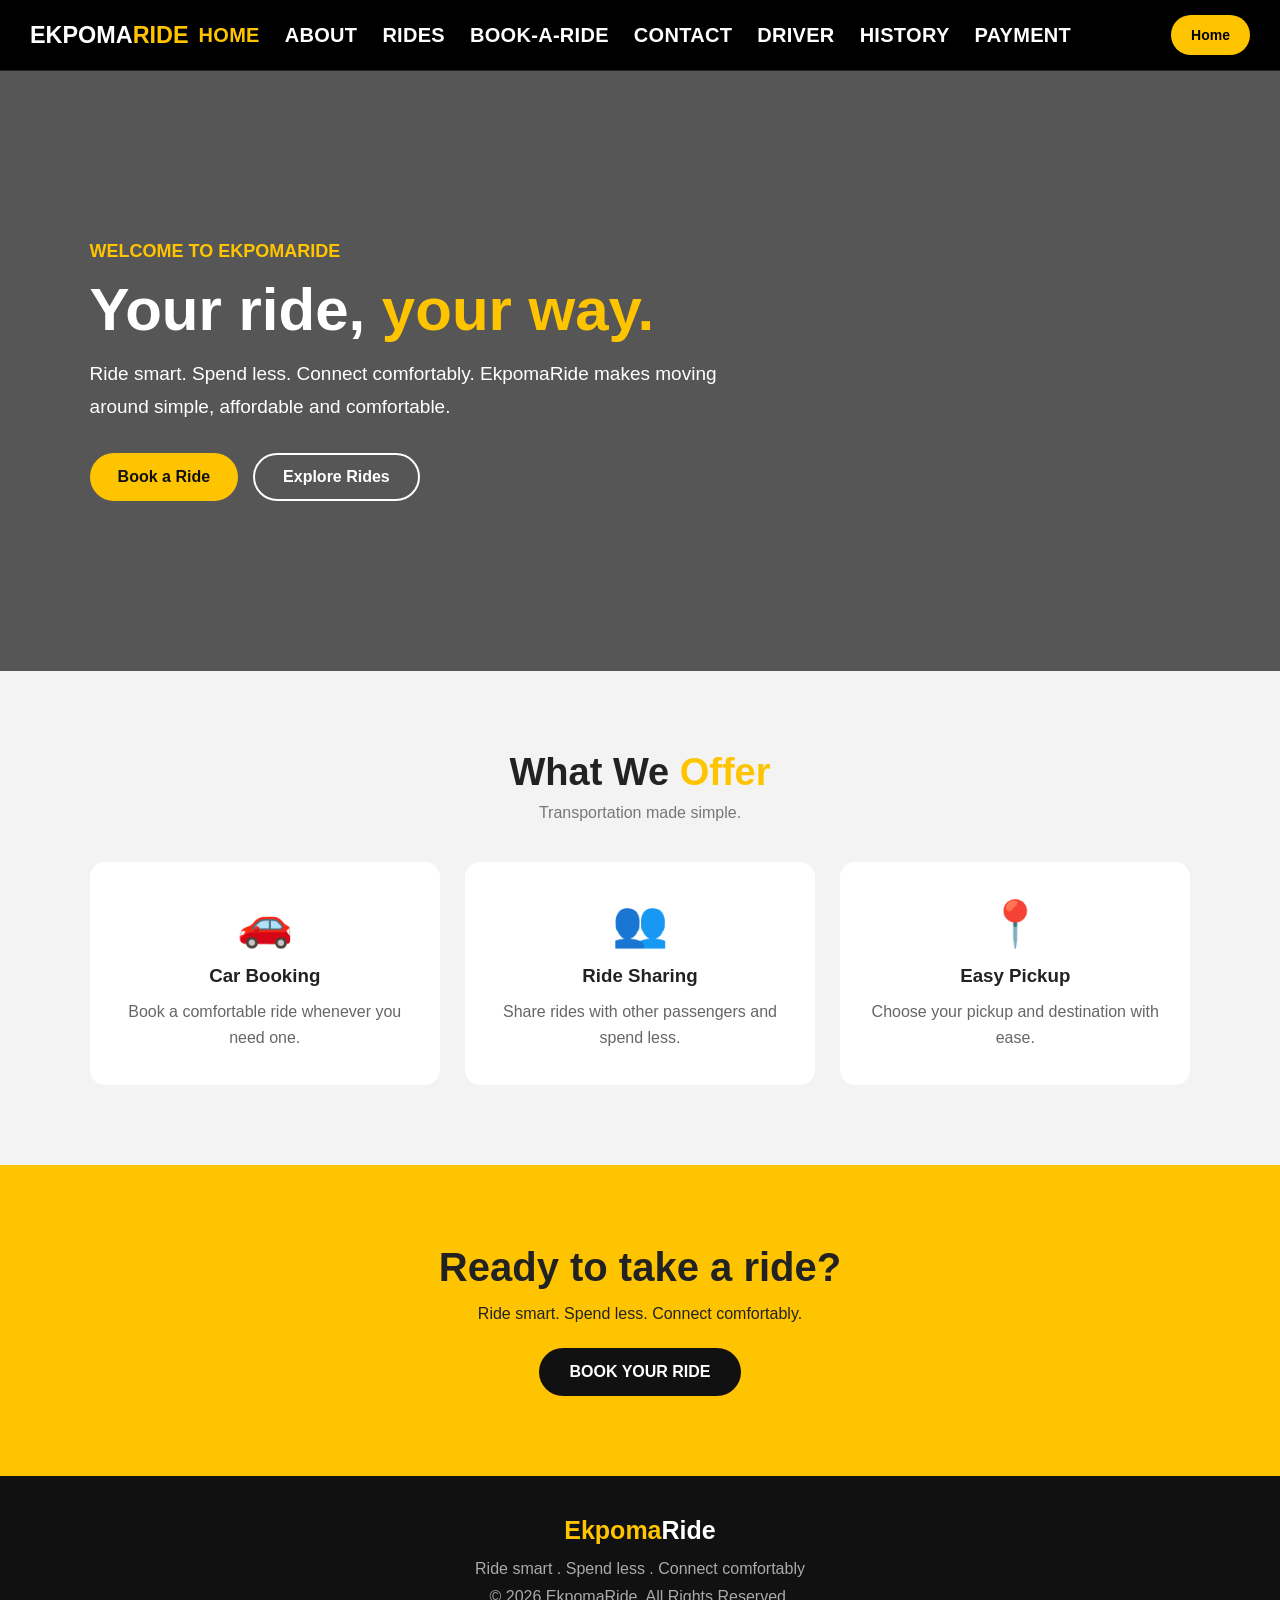
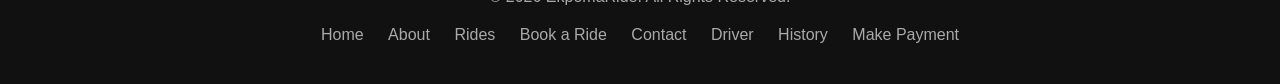
<file: index.html>
<!DOCTYPE html>
<html lang="en">

<head>
    <meta charset="UTF-8">
    <meta name="viewport" content="width=device-width, initial-scale=1.0">

    <title>EkpomaRide | Home</title>

    <link rel="stylesheet" href="styling.css">
</head>

<body>

    <!-- HEADER -->
<header>

    <!-- Logo on the LEFT -->
    <div class="logo">
         <h3 class="logo-text">EKPOMA<span>RIDE</h3>
    </div>

    <!-- Menu button on the RIGHT -->
    <button class="menu-btn" id="menuBtn" aria-label="Open menu">
        ☰
    </button>

    <!-- Navigation -->
    <nav id="navMenu">
        <ul>
            <li><a href="index.html" class="active">HOME</a></li>
            <li><a href="about.html">ABOUT</a></li>
            <li><a href="rides.html">RIDES</a></li>
            <li><a href="booking.html">BOOK-A-RIDE</a></li>
            <li><a href="contact.html">CONTACT</a></li>
            <li><a href="driver.html">DRIVER</a></li>
            <li><a href="history.html">HISTORY</a></li>
            <li><a href="payment.html">PAYMENT</a></li>
        </ul>

        <a href="index.html" class="header-button">
            Home
        </a>
    </nav>

</header>



    <!-- HERO -->
    <section class="hero">

        <div class="hero-content">

            <small>WELCOME TO EKPOMARIDE</small>

            <h1>
                Your ride,
                <span>your way.</span>
            </h1>

            <p>
                Ride smart. Spend less. Connect comfortably.
                EkpomaRide makes moving around simple,
                affordable and comfortable.
            </p>

            <div class="hero-buttons">

                <a href="booking.html" class="primary-btn">
                    Book a Ride
                </a>

                <a href="rides.html" class="secondary-btn">
                    Explore Rides
                </a>

            </div>

        </div>

    </section>


    <!-- QUICK SERVICES -->
    <section class="services">

        <div class="section-title">

            <h2>
                What We <span>Offer</span>
            </h2>

            <p>
                Transportation made simple.
            </p>

        </div>


        <div class="service-container">

            <div class="service-card">

                <div class="service-icon">🚗</div>

                <h3>Car Booking</h3>

                <p>
                    Book a comfortable ride whenever
                    you need one.
                </p>

            </div>


            <div class="service-card">

                <div class="service-icon">👥</div>

                <h3>Ride Sharing</h3>

                <p>
                    Share rides with other passengers
                    and spend less.
                </p>

            </div>


            <div class="service-card">

                <div class="service-icon">📍</div>

                <h3>Easy Pickup</h3>

                <p>
                    Choose your pickup and destination
                    with ease.
                </p>

            </div>

        </div>

    </section>


    <!-- CALL TO ACTION -->
    <section class="contact">

        <h2>
            Ready to take a ride?
        </h2>

        <p>
            Ride smart. Spend less. Connect comfortably.
        </p>

        <a href="booking.html" class="contact-btn">
            BOOK YOUR RIDE
        </a>

    </section>


    <!-- FOOTER -->
    <footer>

        <div class="logo">
            Ekpoma<span>Ride</span>
        </div>

        <p>
            Ride smart . Spend less . Connect comfortably
        </p>

        <p>
            © 2026 EkpomaRide. All Rights Reserved.
        </p>

        <div class="footer-links">
        
            <a href="index.html">Home</a>
            <a href="about.html">About</a>
            <a href="rides.html">Rides</a>
            <a href="booking.html">Book a Ride</a>
            <a href="contact.html">Contact</a>
            <a href="driver.html">Driver</a>
            <a href="history.html">History</a>
            <a href="payment.html">Make Payment</a>
           
           
            
        </div>

    </footer>
        <script>
  const menuBtn = document.querySelector('.menu-btn');
  const nav = document.querySelector('nav');
  menuBtn.addEventListener('click', () => {
    nav.classList.toggle('show');
  });
</script>
</body>
<script src="script.js"></script>
</html>
</file>
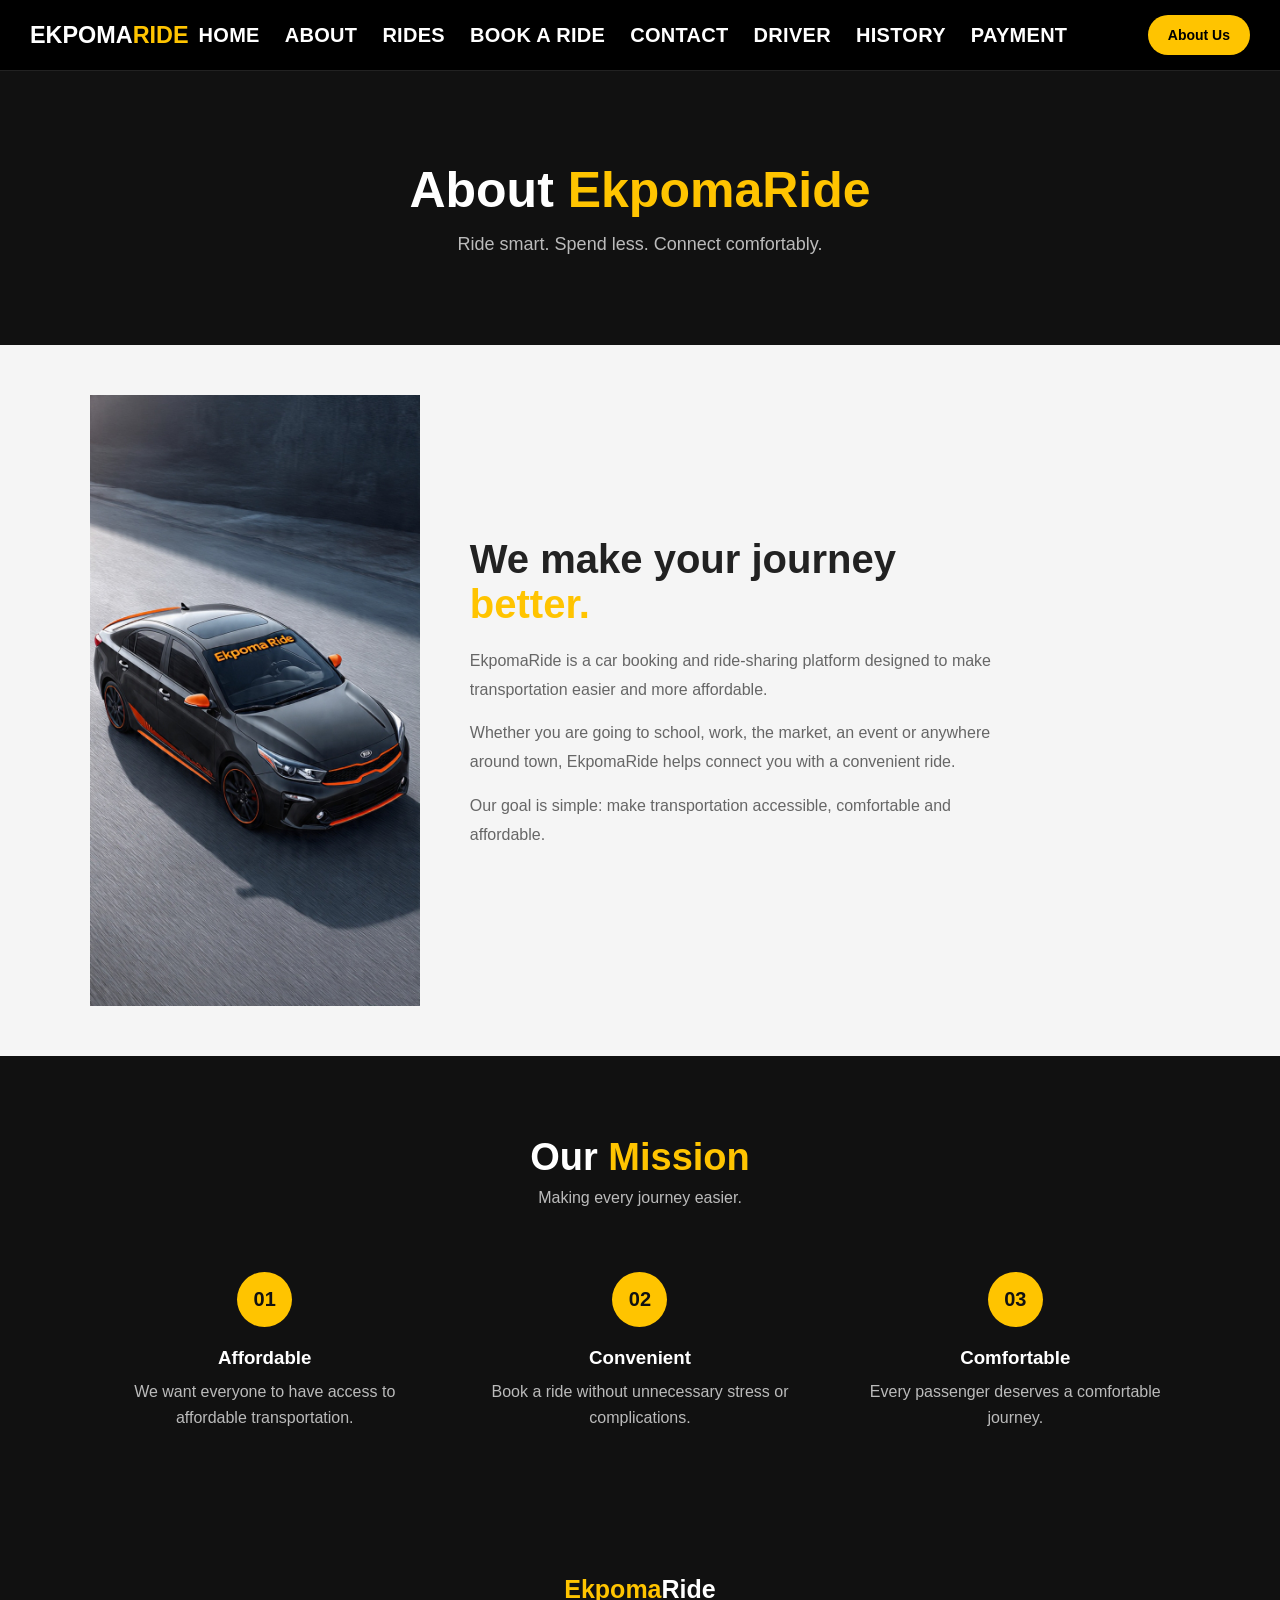
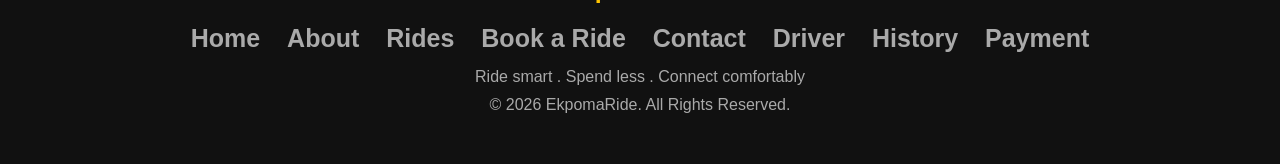
<file: about.html>
<!DOCTYPE html>
<html lang="en">

<head>

    <meta charset="UTF-8">

    <meta name="viewport"
          content="width=device-width, initial-scale=1.0">

    <title>EkpomaRide | About</title>

    <link rel="stylesheet" href="styling.css">

</head>

<body>


    <!-- HEADER -->

    <header>
    <div class="logo">
       <h3 class="logo-text">EKPOMA<span>RIDE</h3>
    </div>
    <button class="menu-btn">☰</button>
    <nav>
        <ul>
            <li><a href="index.html">HOME</a></li>
            <li><a href="about.html">ABOUT</a></li>
            <li><a href="rides.html">RIDES</a></li>
            <li><a href="booking.html">BOOK A RIDE</a></li>
            <li><a href="contact.html">CONTACT</a></li>
            <li><a href="driver.html">DRIVER</a></li>
            <li><a href="history.html">HISTORY</a></li>
            <li><a href="payment.html">PAYMENT</a></li>
        </ul>
        <a href="about.html" class="header-button">About Us</a>
    </nav>
</header>


    <!-- PAGE HERO -->

    <section class="page-hero">

        <h1>
            About <span>EkpomaRide</span>
        </h1>

        <p>
            Ride smart. Spend less. Connect comfortably.
        </p>

    </section>


    <!-- ABOUT -->

    <section class="about">

        <div class="about-container">

            <div class="about-image">

                <img
                    src="image/comfort.jpg"
                    alt="">

            </div>


            <div class="about-text">

                <h2>
                    We make your journey
                    <span>better.</span>
                </h2>

                <p>
                    EkpomaRide is a car booking and ride-sharing
                    platform designed to make transportation
                    easier and more affordable.
                </p>

                <p>
                    Whether you are going to school, work,
                    the market, an event or anywhere around town,
                    EkpomaRide helps connect you with a convenient
                    ride.
                </p>

                <p>
                    Our goal is simple: make transportation
                    accessible, comfortable and affordable.
                </p>

            </div>

        </div>

    </section>


    <!-- MISSION -->

    <section class="why-us">

        <div class="section-title">

            <h2>
                Our <span>Mission</span>
            </h2>

            <p>
                Making every journey easier.
            </p>

        </div>


        <div class="why-container">

            <div class="why-card">

                <div class="number">
                    01
                </div>

                <h3>
                    Affordable
                </h3>

                <p>
                    We want everyone to have access
                    to affordable transportation.
                </p>

            </div>


            <div class="why-card">

                <div class="number">
                    02
                </div>

                <h3>
                    Convenient
                </h3>

                <p>
                    Book a ride without unnecessary
                    stress or complications.
                </p>

            </div>


            <div class="why-card">

                <div class="number">
                    03
                </div>

                <h3>
                    Comfortable
                </h3>

                <p>
                    Every passenger deserves a
                    comfortable journey.
                </p>

            </div>

        </div>

    </section>


    <!-- FOOTER -->

    <footer>

        <div class="logo">
            Ekpoma<span>Ride</span>

             <div class="footer-links">
             <a href="index.html">Home</a>
            <a href="about.html">About</a>
            <a href="rides.html">Rides</a>
            <a href="booking.html">Book a Ride</a>
            <a href="contact.html">Contact</a>
            <a href="driver.html">Driver</a>
            <a href="history.html">History</a>
            <a href="payment.html">Payment</a>
            
            
        </div>
            

        </div>
        </div>

        <p>
            Ride smart . Spend less . Connect comfortably
        </p>

        <p>
            © 2026 EkpomaRide. All Rights Reserved.
        </p>

        

    </footer>
<script>
  const menuBtn = document.querySelector('.menu-btn');
  const nav = document.querySelector('nav');
  menuBtn.addEventListener('click', () => {
    nav.classList.toggle('show');
  });
</script>   
</body>
</html>
</file>
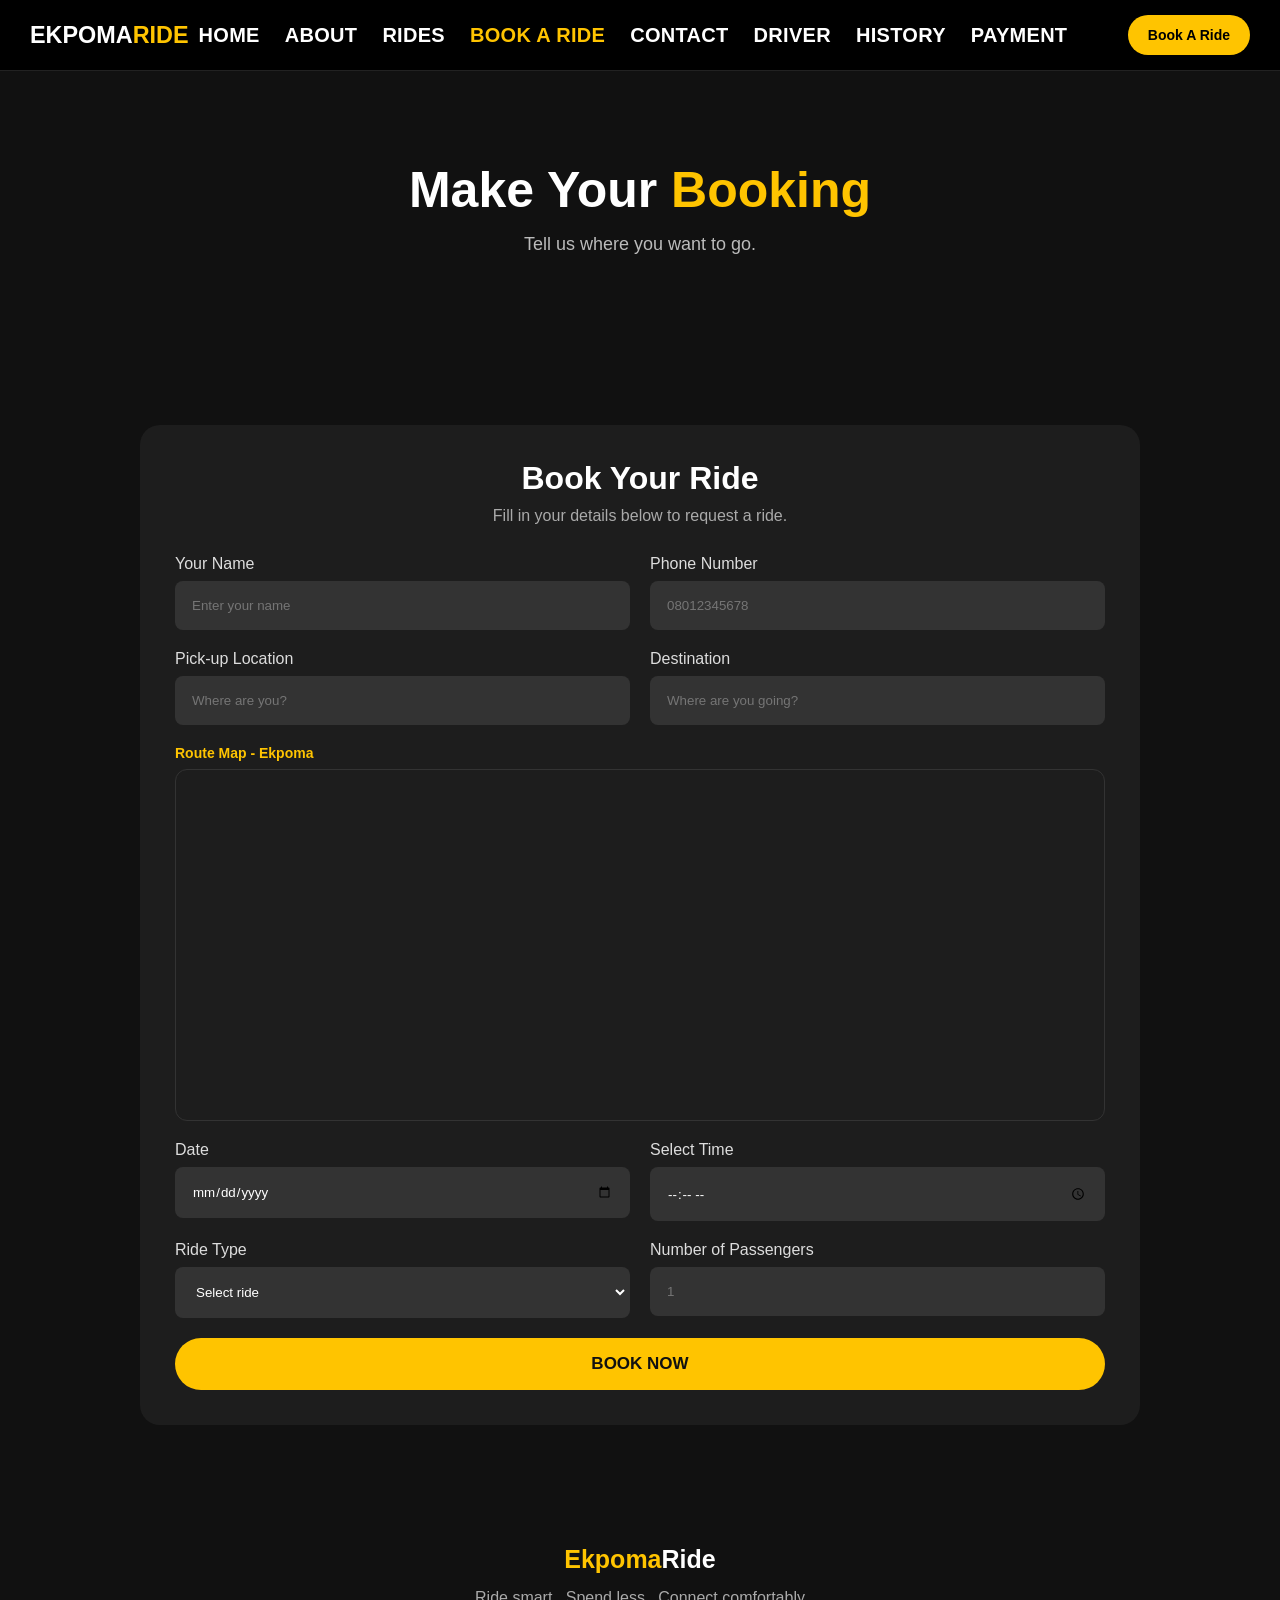
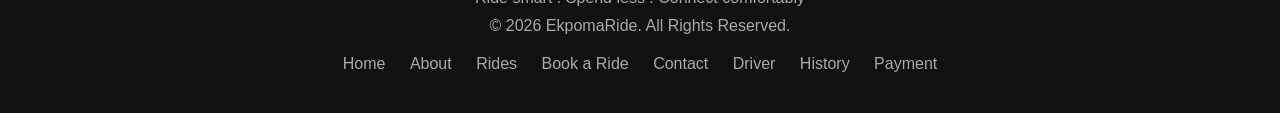
<file: booking.html>
<!DOCTYPE html>
<html lang="en">
<head>
    <meta charset="UTF-8">
    <meta name="viewport" content="width=device-width, initial-scale=1.0">
    <title>EkpomaRide | Book a Ride</title>
    <link rel="stylesheet" href="styling.css">
</head>
<body>

    <header>
        <div class="logo">
             <h3 class="logo-text">EKPOMA<span>RIDE</h3>
        </div>
        <button class="menu-btn">☰</button>
        <nav>
            <ul>
                <li><a href="index.html">HOME</a></li>
                <li><a href="about.html">ABOUT</a></li>
                <li><a href="rides.html">RIDES</a></li>
                <li><a href="booking.html" class="active">BOOK A RIDE</a></li>
                <li><a href="contact.html">CONTACT</a></li>
                <li><a href="driver.html">DRIVER</a></li>
                <li><a href="history.html">HISTORY</a></li>
                <li><a href="payment.html">PAYMENT</a></li>
            </ul>
            <a href="booking.html" class="header-button">Book A Ride</a>
        </nav>
    </header>

    <section class="page-hero">
        <h1>Make Your <span>Booking</span></h1>
        <p>Tell us where you want to go.</p>
    </section>

    <section class="booking-section">
        <div class="booking-box">
            <div class="booking-intro">
                <h2>Book Your Ride</h2>
                <p>Fill in your details below to request a ride.</p>
            </div>

            <form class="booking-form" onsubmit="bookRide(event)">
                <div class="input-box">
                    <label>Your Name</label>
                    <input type="text" placeholder="Enter your name" required>
                </div>

                <div class="input-box">
                    <label>Phone Number</label>
                    <input type="tel" placeholder="08012345678" required>
                </div>

                <div class="input-box">
                    <label>Pick-up Location</label>
                    <input type="text" placeholder="Where are you?" required>
                </div>

                <div class="input-box">
                    <label>Destination</label>
                    <input type="text" placeholder="Where are you going?" required>
                </div>

                <!-- FULL WIDTH MAP -->
                <div class="input-box full-map-box">
                    <h4>Route Map - Ekpoma</h4>
                    <div class="ekpmap-full">
                        <iframe src="https://www.google.com/maps/embed?pb=!1m18!1m12!1m3!1d31697.84556128044!2d6.129653453325483!3d6.7416901872721855!2m3!1f0!2f0!3f0!3m2!1i1024!2i768!4f13.1!3m3!1m2!1s0x104695d835affb47%3A0x3021cf4a05a2d69f!2sEkpoma%2C%20Edo!5e0!3m2!1sen!2sng!4v1789376670202!5m2!1sen!2sng"></iframe>
                    </div>
                </div>

                <div class="input-box">
                    <label>Date</label>
                    <input type="date" required>
                </div>

                <div class="input-box">
                    <label>Select Time</label>
                    <input type="time" required>
                </div>

                <div class="input-box">
                    <label>Ride Type</label>
                    <select required>
                        <option value="">Select ride</option>
                        <option>Economy</option>
                        <option>Comfort</option>
                        <option>Premium</option>
                        <option>Shared Ride</option>
                    </select>
                </div>

                <div class="input-box">
                    <label>Number of Passengers</label>
                    <input type="number" min="1" max="5" placeholder="1" required>
                </div>

                <button class="book-button" type="submit">BOOK NOW</button>
            </form>
        </div>
    </section>

     <!-- FOOTER -->

    <footer>

        <div class="logo">
            Ekpoma<span>Ride</span>
        </div>

        <p>
            Ride smart . Spend less . Connect comfortably
        </p>

        <p>
            © 2026 EkpomaRide. All Rights Reserved.
        </p>

        <div class="footer-links">

            <a href="index.html">Home</a>
            <a href="about.html">About</a>
            <a href="rides.html">Rides</a>
            <a href="booking.html">Book a Ride</a>
            <a href="contact.html">Contact</a>
            <a href="driver.html">Driver</a>
            <a href="history.html">History</a>
            <a href="payment.html">Payment</a>
            
            
        </div>

    </footer>

    <script>
        const menuBtn = document.querySelector('.menu-btn');
        const nav = document.querySelector('nav');
        menuBtn.addEventListener('click', () => {
            nav.classList.toggle('show');
        });
        function bookRide(e){
            e.preventDefault();
            alert("Ride booked successfully!");
        }
    </script>
</body>
</html>
</file>
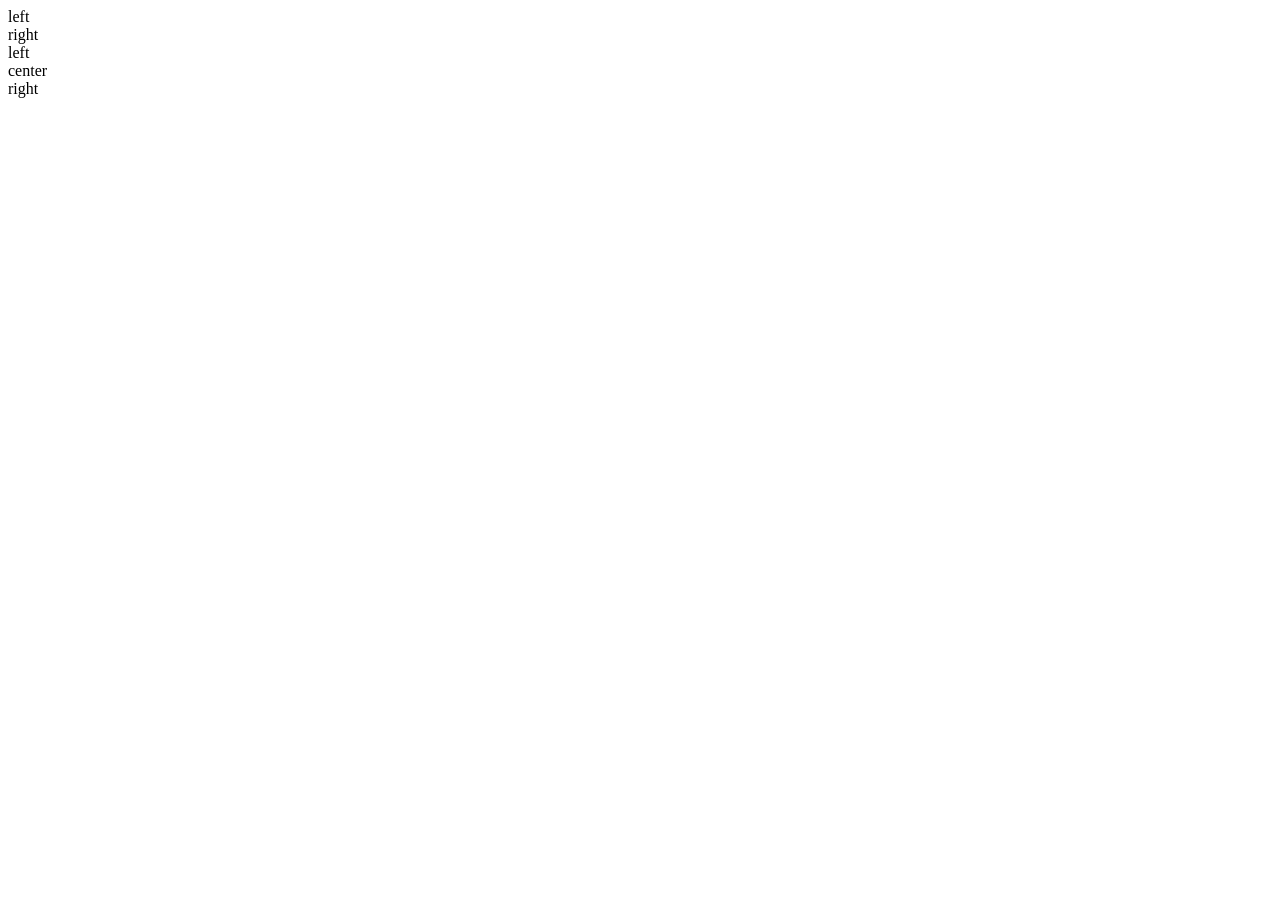
<file: boot.html>
<!DOCTYPE html>
<html lang="en">
<head>
    <meta charset="UTF-8">
    <meta name="viewport" content="width=device-width, initial-scale=1.0">
    <title>Document</title>
</head>
<body>
    <div class="container">
        <div class="row">
             <div class="col-6 bg-color-success">
                left
                    <div class="col-6" bg-color-primary>
                         right
                         <div class="col-3">
                                     left
                            <div class="col-3">
                                <div class="col-2">
                                        center
                                    <div class="col-2">
                                        right
                                    </div>
                                </div>
                            </div>
                         </div>
                    </div>
             </div>
        </div>
    </div>
</body>
</html>
</file>
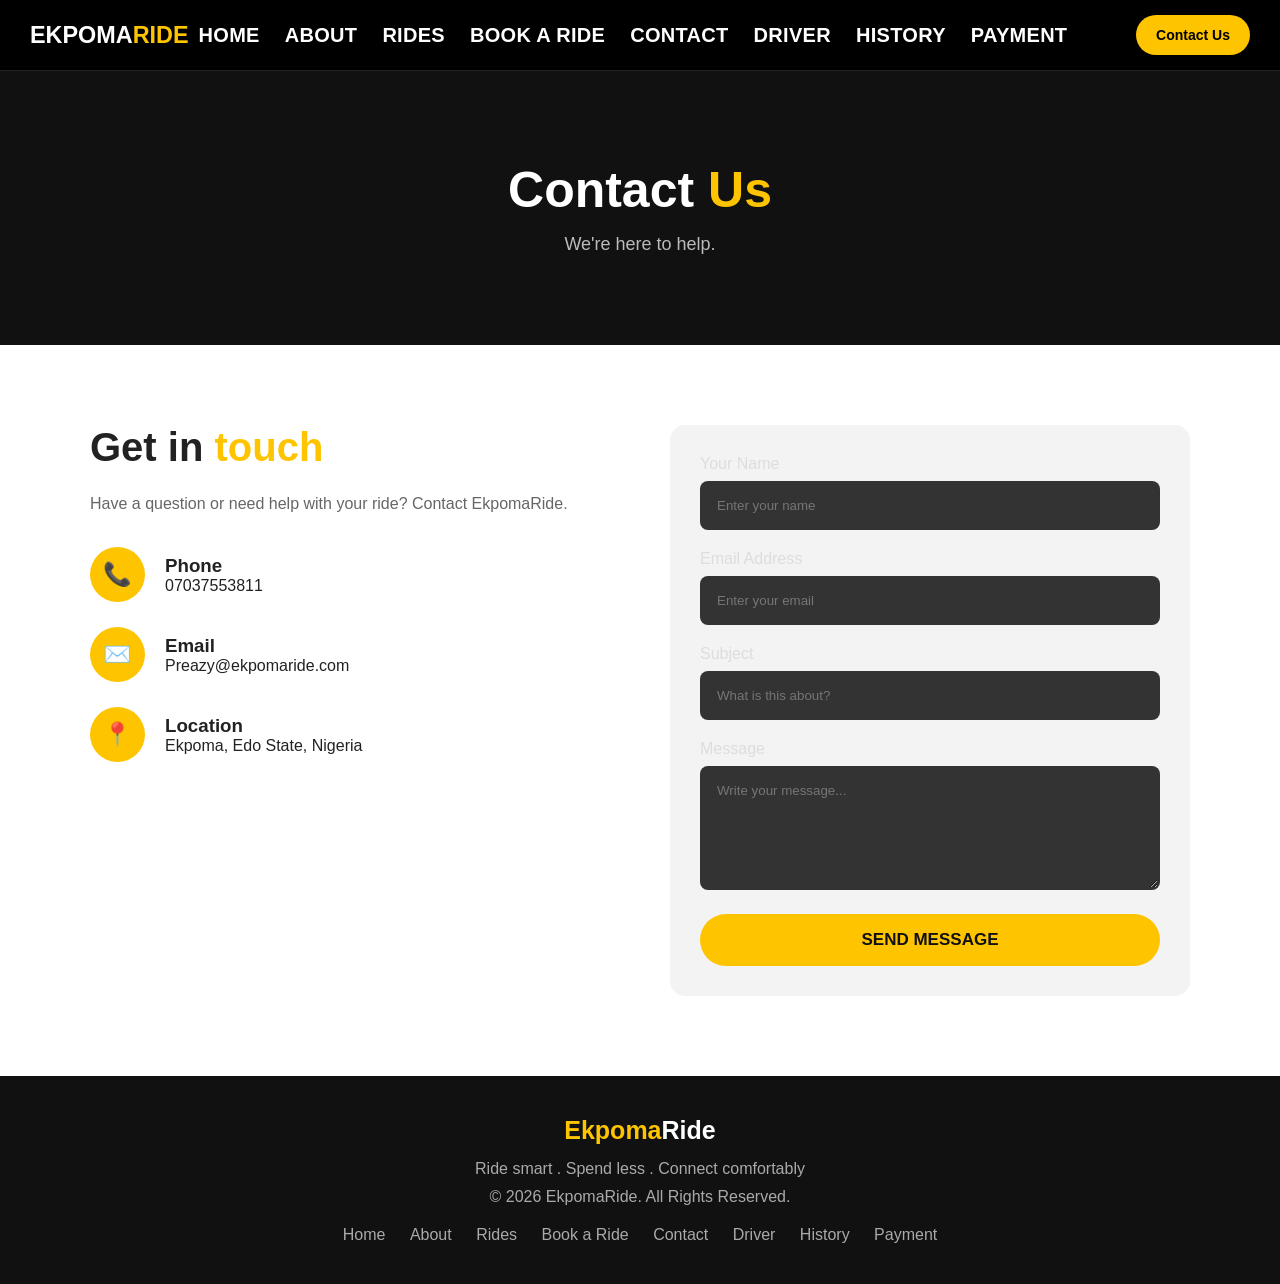
<file: contact.html>
<!DOCTYPE html>
<html lang="en">

<head>

    <meta charset="UTF-8">

    <meta name="viewport"
          content="width=device-width, initial-scale=1.0">

    <title>EkpomaRide | Contact</title>

    <link rel="stylesheet" href="styling.css">

</head>

<body>


    <!-- HEADER -->

   <header>
    <div class="logo">
          <h3 class="logo-text">EKPOMA<span>RIDE</h3>
    </div>
    <button class="menu-btn">☰</button>
    <nav>
        <ul>
            <li><a href="index.html">HOME</a></li>
            <li><a href="about.html">ABOUT</a></li>
            <li><a href="rides.html">RIDES</a></li>
            <li><a href="booking.html">BOOK A RIDE</a></li>
            <li><a href="contact.html">CONTACT</a></li>
            <li><a href="driver.html">DRIVER</a></li>
            <li><a href="history.html">HISTORY</a></li>
            <li><a href="payment.html">PAYMENT</a></li>
        </ul>
        <a href="contact.html" class="header-button">Contact Us</a>
    </nav>
</header>


    <!-- PAGE HERO -->

    <section class="page-hero">

        <h1>
            Contact <span>Us</span>
        </h1>

        <p>
            We're here to help.
        </p>

    </section>


    <!-- CONTACT -->

    <section class="contact-page">

        <div class="contact-container">


            <!-- CONTACT INFORMATION -->

            <div class="contact-info">

                <h2>
                    Get in <span>touch</span>
                </h2>

                <p>
                    Have a question or need help with
                    your ride? Contact EkpomaRide.
                </p>


                <div class="contact-item">

                    <div class="contact-icon">
                        📞
                    </div>

                    <div>
                        <h3>
                            Phone
                        </h3>

                        <p>
                            07037553811
                        </p>
                    </div>

                </div>


                <div class="contact-item">

                    <div class="contact-icon">
                        ✉️
                    </div>

                    <div>
                        <h3>
                            Email
                        </h3>

                        <p>
                            Preazy@ekpomaride.com
                        </p>
                    </div>

                </div>


                <div class="contact-item">

                    <div class="contact-icon">
                        📍
                    </div>

                    <div>
                        <h3>
                            Location
                        </h3>

                        <p>
                            Ekpoma, Edo State, Nigeria
                        </p>
                    </div>

                </div>

            </div>


            <!-- CONTACT FORM -->

            <div class="contact-form-box">

                <form
                    onsubmit="sendMessage(event)"
                >

                    <div class="input-box">

                        <label>
                            Your Name
                        </label>

                        <input
                            type="text"
                            placeholder="Enter your name"
                            required
                        >

                    </div>


                    <div class="input-box">

                        <label>
                            Email Address
                        </label>

                        <input
                            type="email"
                            placeholder="Enter your email"
                            required
                        >

                    </div>


                    <div class="input-box">

                        <label>
                            Subject
                        </label>

                        <input
                            type="text"
                            placeholder="What is this about?"
                            required
                        >

                    </div>


                    <div class="input-box">

                        <label>
                            Message
                        </label>

                        <textarea
                            rows="6"
                            placeholder="Write your message..."
                            required
                        ></textarea>

                    </div>


                    <button
                        type="submit"
                        class="book-button"
                    >
                        SEND MESSAGE
                    </button>

                </form>

            </div>

        </div>

    </section>


    <!-- FOOTER -->

    <footer>

        <div class="logo">
            Ekpoma<span>Ride</span>
        </div>

        <p>
            Ride smart . Spend less . Connect comfortably
        </p>

        <p>
            © 2026 EkpomaRide. All Rights Reserved.
        </p>

        <div class="footer-links">

            <a href="index.html">Home</a>
            <a href="about.html">About</a>
            <a href="rides.html">Rides</a>
            <a href="booking.html">Book a Ride</a>
            <a href="contact.html">Contact</a>
            <a href="driver.html">Driver</a>
            <a href="history.html">History</a>
            <a href="payment.html">Payment</a>
            
            
        </div>

    </footer>


    <script src="script.js"></script>
        <script>
  const menuBtn = document.querySelector('.menu-btn');
  const nav = document.querySelector('nav');
  menuBtn.addEventListener('click', () => {
    nav.classList.toggle('show');
  });
</script>
</body>
</html>
</file>
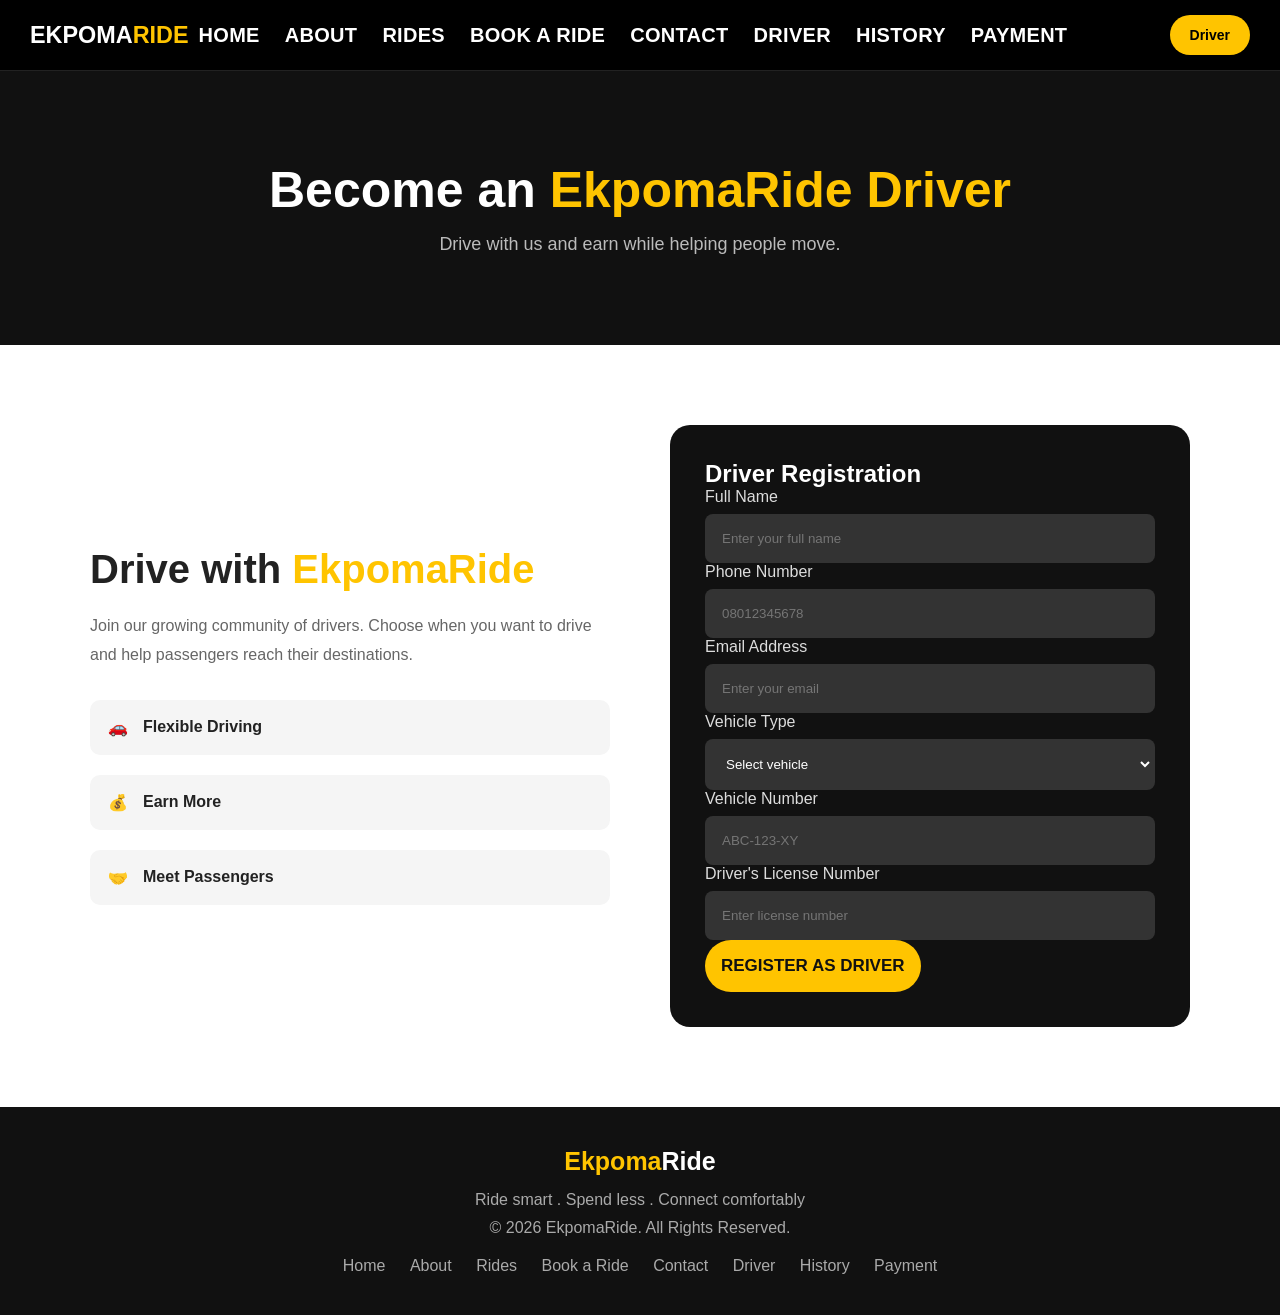
<file: driver.html>
<!DOCTYPE html>
<html lang="en">

<head>

    <meta charset="UTF-8">

    <meta name="viewport"
          content="width=device-width, initial-scale=1.0">

    <title>EkpomaRide | Driver</title>

    <link rel="stylesheet" href="styling.css">

</head>

<body>


    <!-- HEADER -->

   <header>
    <div class="logo">
          <h3 class="logo-text">EKPOMA<span>RIDE</h3>
    </div>
    <button class="menu-btn">☰</button>
    <nav>
        <ul>
            <li><a href="index.html">HOME</a></li>
            <li><a href="about.html">ABOUT</a></li>
            <li><a href="rides.html">RIDES</a></li>
            <li><a href="booking.html">BOOK A RIDE</a></li>
            <li><a href="contact.html">CONTACT</a></li>
            <li><a href="driver.html">DRIVER</a></li>
            <li><a href="history.html">HISTORY</a></li>
            <li><a href="payment.html">PAYMENT</a></li>
        </ul>
        <a href="driver.html" class="header-button">Driver</a>
    </nav>
</header>

    <!-- PAGE HERO -->

    <section class="page-hero">

        <h1>
            Become an <span>EkpomaRide Driver</span>
        </h1>

        <p>
            Drive with us and earn while helping people move.
        </p>

    </section>


    <!-- DRIVER SECTION -->

    <section class="driver-section">

        <div class="driver-container">


            <!-- DRIVER INFORMATION -->

            <div class="driver-text">

                <h2>
                    Drive with <span>EkpomaRide</span>
                </h2>

                <p>
                    Join our growing community of drivers.
                    Choose when you want to drive and help
                    passengers reach their destinations.
                </p>

                <div class="driver-benefits">

                    <div>
                        🚗
                        <strong>Flexible Driving</strong>
                    </div>

                    <div>
                        💰
                        <strong>Earn More</strong>
                    </div>

                    <div>
                        🤝
                        <strong>Meet Passengers</strong>
                    </div>

                </div>

            </div>


            <!-- DRIVER FORM -->

            <div class="driver-form-box">

                <h2>
                    Driver Registration
                </h2>

                <form
                    onsubmit="driverRegister(event)"
                >

                    <div class="input-box">

                        <label>
                            Full Name
                        </label>

                        <input
                            type="text"
                            placeholder="Enter your full name"
                            required
                        >

                    </div>


                    <div class="input-box">

                        <label>
                            Phone Number
                        </label>

                        <input
                            type="tel"
                            placeholder="08012345678"
                            required
                        >

                    </div>


                    <div class="input-box">

                        <label>
                            Email Address
                        </label>

                        <input
                            type="email"
                            placeholder="Enter your email"
                            required
                        >

                    </div>


                    <div class="input-box">

                        <label>
                            Vehicle Type
                        </label>

                        <select required>

                            <option value="">
                                Select vehicle
                            </option>

                            <option>
                                Sedan
                            </option>

                            <option>
                                SUV
                            </option>

                            <option>
                                Hatchback
                            </option>

                            <option>
                                Minivan
                            </option>

                        </select>

                    </div>


                    <div class="input-box">

                        <label>
                            Vehicle Number
                        </label>

                        <input
                            type="text"
                            placeholder="ABC-123-XY"
                            required
                        >

                    </div>


                    <div class="input-box">

                        <label>
                            Driver's License Number
                        </label>

                        <input
                            type="text"
                            placeholder="Enter license number"
                            required
                        >

                    </div>


                    <button
                        type="submit"
                        class="book-button"
                    >
                        REGISTER AS DRIVER
                    </button>

                </form>

            </div>

        </div>

    </section>


    <!-- FOOTER -->

    <footer>

        <div class="logo">
            Ekpoma<span>Ride</span>
        </div>

        <p>
            Ride smart . Spend less . Connect comfortably
        </p>

        <p>
            © 2026 EkpomaRide. All Rights Reserved.
        </p>

        <div class="footer-links">

            <a href="index.html">Home</a>
            <a href="about.html">About</a>
            <a href="rides.html">Rides</a>
            <a href="booking.html">Book a Ride</a>
            <a href="contact.html">Contact</a>
            <a href="driver.html">Driver</a>
            <a href="history.html">History</a>
            <a href="payment.html">Payment</a>
           
        </div>

    </footer>


    <script src="script.js"></script>
    <script>
        const menuBtn = document.querySelector('.menu-btn');
        const nav = document.querySelector('nav');
        menuBtn.addEventListener('click', () => {
            nav.classList.toggle('show');
        });
        function driverRegister(e){
            e.preventDefault();
            alert("Driver registered successfully!");
        }

</body>

</html>
</file>
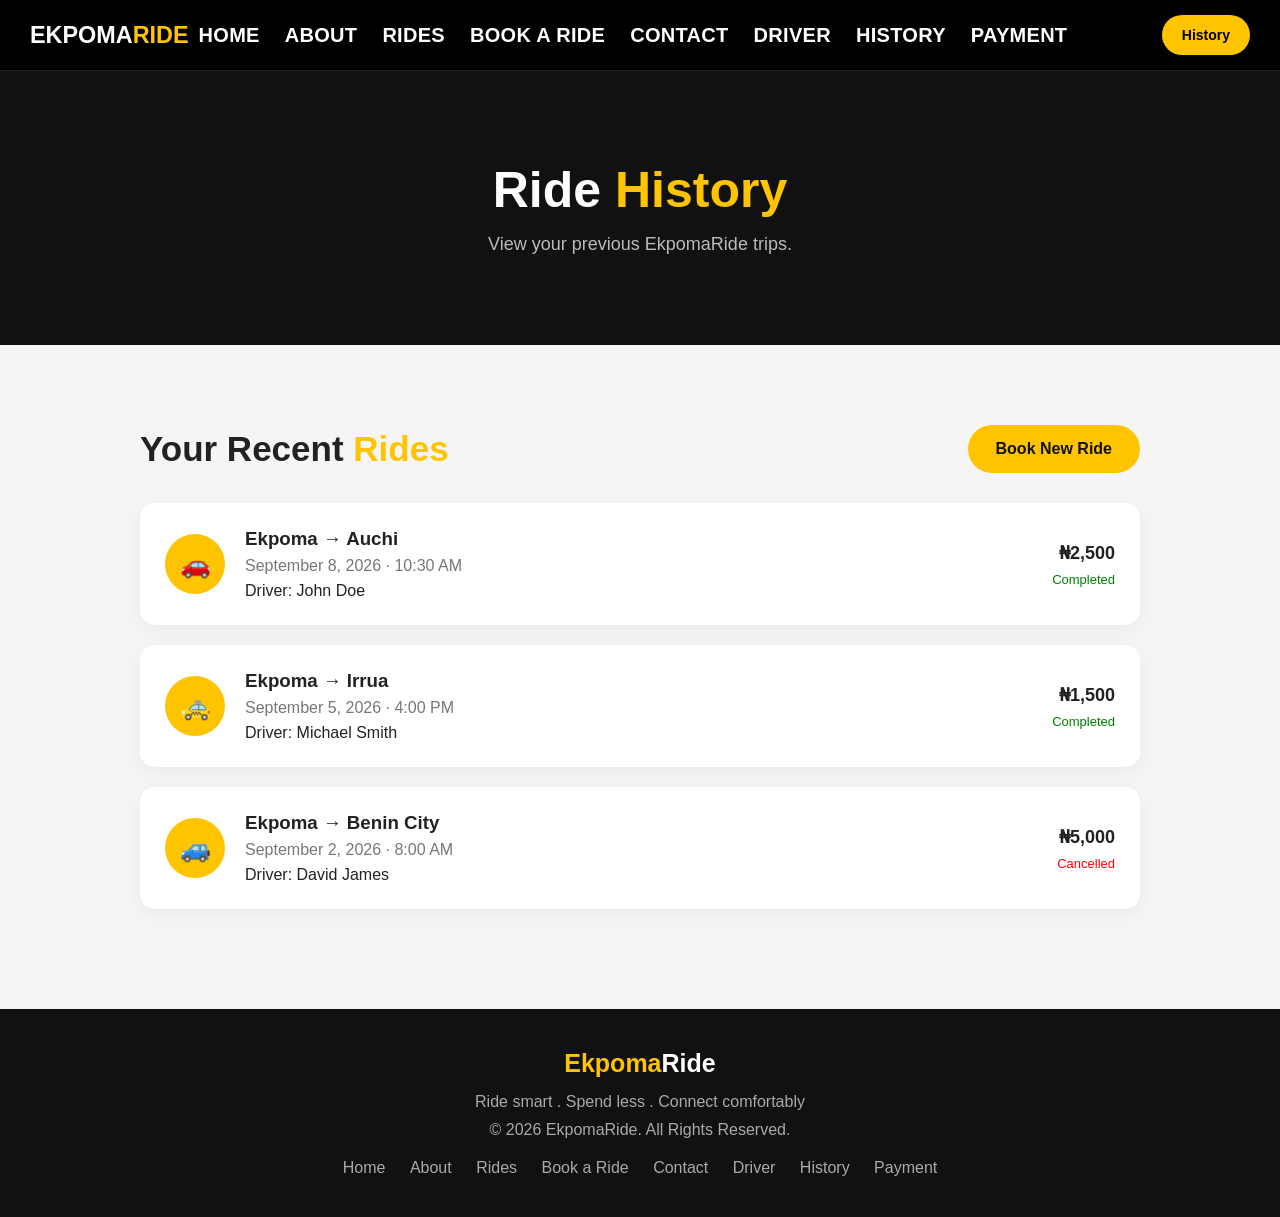
<file: history.html>
<!DOCTYPE html>
<html lang="en">

<head>

    <meta charset="UTF-8">

    <meta name="viewport"
          content="width=device-width, initial-scale=1.0">

    <title>EkpomaRide | Ride History</title>

    <link rel="stylesheet" href="styling.css">

</head>

<body>


    <!-- HEADER -->

   <header>
    <div class="logo">
          <h3 class="logo-text">EKPOMA<span>RIDE</h3>
    </div>
    <button class="menu-btn">☰</button>
    <nav>
        <ul>
            <li><a href="index.html">HOME</a></li>
            <li><a href="about.html">ABOUT</a></li>
            <li><a href="rides.html">RIDES</a></li>
            <li><a href="booking.html">BOOK A RIDE</a></li>
            <li><a href="contact.html">CONTACT</a></li>
            <li><a href="driver.html">DRIVER</a></li>
            <li><a href="history.html">HISTORY</a></li>
            <li><a href="payment.html">PAYMENT</a></li>
        </ul>
        <a href="history.html" class="header-button">History</a>
    </nav>
</header>

    <!-- PAGE HERO -->

    <section class="page-hero">

        <h1>
            Ride <span>History</span>
        </h1>

        <p>
            View your previous EkpomaRide trips.
        </p>

    </section>


    <!-- HISTORY -->

    <section class="history-section">

        <div class="history-container">

            <div class="history-heading">

                <h2>
                    Your Recent <span>Rides</span>
                </h2>

                <a
                    href="booking.html"
                    class="primary-btn"
                >
                    Book New Ride
                </a>

            </div>


            <!-- RIDE 1 -->

            <div class="history-card">

                <div class="history-icon">
                    🚗
                </div>

                <div class="history-details">

                    <h3>
                        Ekpoma → Auchi
                    </h3>

                    <p>
                        September 8, 2026 · 10:30 AM
                    </p>

                    <span class="history-driver">
                        Driver: John Doe
                    </span>

                </div>

                <div class="history-price">

                    <strong>
                        ₦2,500
                    </strong>

                    <span class="completed">
                        Completed
                    </span>

                </div>

            </div>


            <!-- RIDE 2 -->

            <div class="history-card">

                <div class="history-icon">
                    🚕
                </div>

                <div class="history-details">

                    <h3>
                        Ekpoma → Irrua
                    </h3>

                    <p>
                        September 5, 2026 · 4:00 PM
                    </p>

                    <span class="history-driver">
                        Driver: Michael Smith
                    </span>

                </div>

                <div class="history-price">

                    <strong>
                        ₦1,500
                    </strong>

                    <span class="completed">
                        Completed
                    </span>

                </div>

            </div>


            <!-- RIDE 3 -->

            <div class="history-card">

                <div class="history-icon">
                    🚙
                </div>

                <div class="history-details">

                    <h3>
                        Ekpoma → Benin City
                    </h3>

                    <p>
                        September 2, 2026 · 8:00 AM
                    </p>

                    <span class="history-driver">
                        Driver: David James
                    </span>

                </div>

                <div class="history-price">

                    <strong>
                        ₦5,000
                    </strong>

                    <span class="cancelled">
                        Cancelled
                    </span>

                </div>

            </div>

        </div>

    </section>


    <!-- FOOTER -->

    <footer>

        <div class="logo">
            Ekpoma<span>Ride</span>
        </div>

        <p>
            Ride smart . Spend less . Connect comfortably
        </p>

        <p>
            © 2026 EkpomaRide. All Rights Reserved.
        </p>

        <div class="footer-links">

            <a href="index.html">Home</a>
            <a href="about.html">About</a>
            <a href="rides.html">Rides</a>
            <a href="booking.html">Book a Ride</a>
            <a href="contact.html">Contact</a>
            <a href="driver.html">Driver</a>
            <a href="history.html">History</a>
            <a href="payment.html">Payment</a>
            
            
        </div>
        
    </footer>

    <script>
  const menuBtn = document.querySelector('.menu-btn');
  const nav = document.querySelector('nav');
  menuBtn.addEventListener('click', () => {
    nav.classList.toggle('show');
  });
</script>
</body>

</html>
</file>
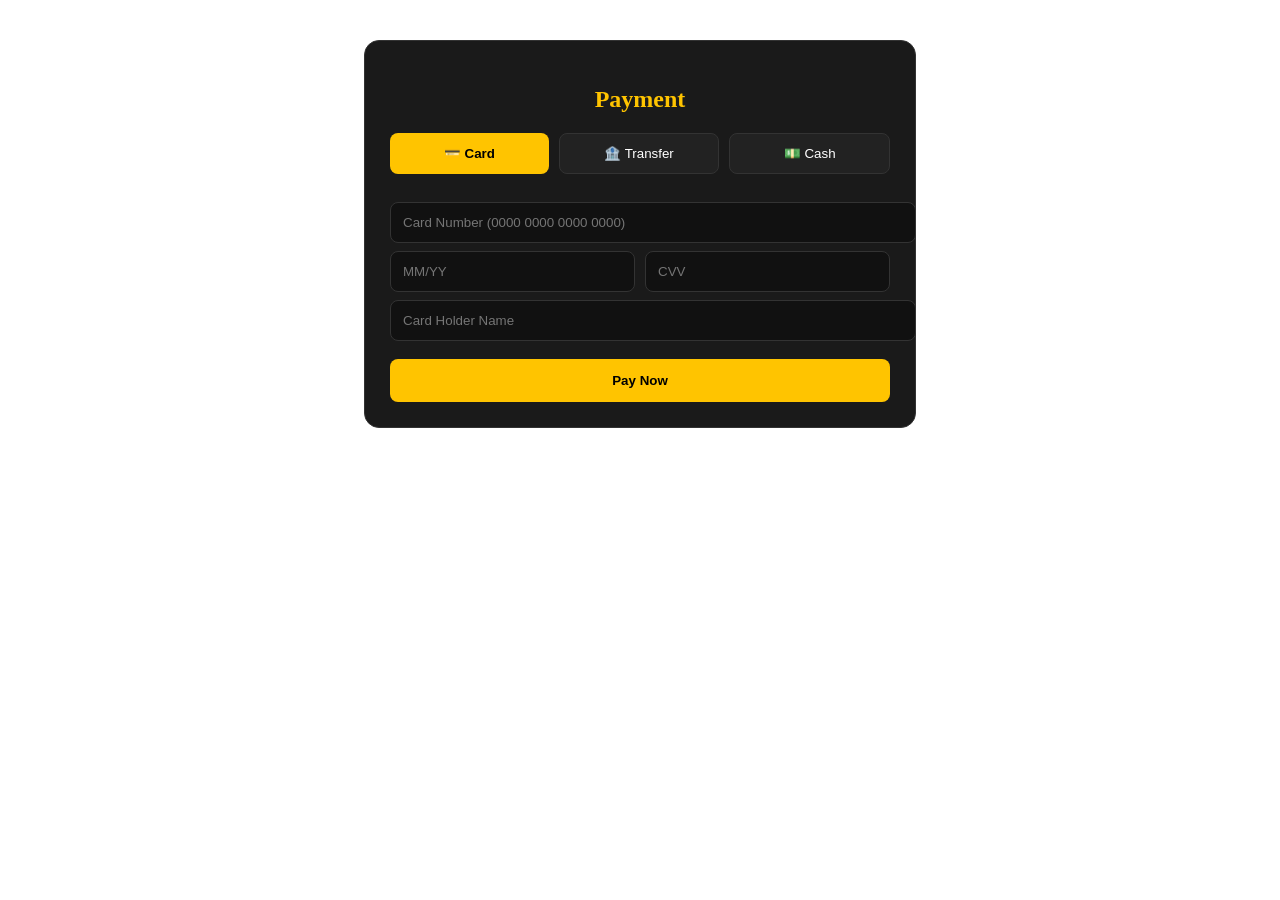
<file: payment.html>
<!DOCTYPE html>
<html lang="en">
<head>
    <meta charset="UTF-8">
    <meta name="viewport" content="width=device-width, initial-scale=1.0">
    <title>Document</title>
</head>
<body>
    <div class="payment-container" style="max-width:500px; margin:40px auto; background:#1a1a1a; padding:25px; border-radius:15px; border:1px solid #333;">
    <h2 style="color:#ffc400; text-align:center;">Payment</h2>
    
    <!-- Payment Tabs -->
    <div style="display:flex; gap:10px; margin:20px 0;">
        <button onclick="showPay('card')" id="cardBtn" class="pay-tab active" style="flex:1; padding:12px; background:#ffc400; color:#000; border:none; border-radius:8px; font-weight:bold; cursor:pointer;">💳 Card</button>
        <button onclick="showPay('transfer')" id="transferBtn" class="pay-tab" style="flex:1; padding:12px; background:#222; color:#fff; border:1px solid #333; border-radius:8px; cursor:pointer;">🏦 Transfer</button>
        <button onclick="showPay('cash')" id="cashBtn" class="pay-tab" style="flex:1; padding:12px; background:#222; color:#fff; border:1px solid #333; border-radius:8px; cursor:pointer;">💵 Cash</button>
    </div>

    <!-- CARD PAYMENT -->
    <div id="cardPay" class="pay-method">
        <input type="text" placeholder="Card Number (0000 0000 0000 0000)" style="width:100%; padding:12px; margin:8px 0; border-radius:8px; border:1px solid #333; background:#111; color:#fff;">
        <div style="display:flex; gap:10px;">
            <input type="text" placeholder="MM/YY" style="flex:1; padding:12px; border-radius:8px; border:1px solid #333; background:#111; color:#fff;">
            <input type="text" placeholder="CVV" style="flex:1; padding:12px; border-radius:8px; border:1px solid #333; background:#111; color:#fff;">
        </div>
        <input type="text" placeholder="Card Holder Name" style="width:100%; padding:12px; margin:8px 0; border-radius:8px; border:1px solid #333; background:#111; color:#fff;">
        <button onclick="payNow('Card')" style="width:100%; padding:14px; background:#ffc400; border:none; border-radius:8px; font-weight:bold; margin-top:10px; cursor:pointer;">Pay Now</button>
    </div>

    <!-- TRANSFER PAYMENT -->
    <div id="transferPay" class="pay-method" style="display:none;">
        <div style="background:#111; padding:15px; border-radius:10px; border:1px dashed #ffc400; text-align:center;">
            <p style="color:#aaa; font-size:14px;">Transfer to:</p>
            <h3 style="color:#fff; margin:5px 0;">EkpomaRide Ltd</h3>
            <h2 style="color:#ffc400; letter-spacing:1px;">0123456789</h2>
            <p style="color:#fff;">Moniepoint MFB</p>
            <p style="color:#aaa; font-size:12px; margin-top:10px;">Amount: <span style="color:#fff; font-weight:bold;">₦2,500</span></p>
        </div>
        <input type="text" placeholder="Enter Sender's Name" style="width:100%; padding:12px; margin:12px 0; border-radius:8px; border:1px solid #333; background:#111; color:#fff;">
        <button onclick="uploadProof()" style="width:100%; padding:12px; background:#222; border:1px solid #333; border-radius:8px; color:#fff; cursor:pointer;">Upload Transfer Receipt</button>
        <button onclick="payNow('Transfer')" style="width:100%; padding:14px; background:#ffc400; border:none; border-radius:8px; font-weight:bold; margin-top:10px; cursor:pointer;">I Have Transferred</button>
    </div>

    <!-- CASH PAYMENT -->
    <div id="cashPay" class="pay-method" style="display:none;">
        <div style="background:#111; padding:20px; border-radius:10px; text-align:center;">
            <div style="font-size:40px;">💵</div>
            <h3 style="color:#fff; margin-top:10px;">Pay with Cash</h3>
            <p style="color:#aaa; font-size:14px; margin-top:8px;">You will pay the driver directly when your ride arrives. Please have exact amount ready.</p>
            <p style="color:#ffc400; margin-top:12px; font-weight:bold; font-size:18px;">Amount to Pay: ₦2,500</p>
        </div>
        <button onclick="payNow('Cash')" style="width:100%; padding:14px; background:#ffc400; border:none; border-radius:8px; font-weight:bold; margin-top:15px; cursor:pointer;">Confirm Cash Payment</button>
    </div>
</div>



<script>
function showPay(method) {
    document.getElementById('cardPay').style.display = 'none';
    document.getElementById('transferPay').style.display = 'none';
    document.getElementById('cashPay').style.display = 'none';
    
    document.getElementById('cardBtn').style.background = '#222';
    document.getElementById('cardBtn').style.color = '#fff';
    document.getElementById('transferBtn').style.background = '#222';
    document.getElementById('transferBtn').style.color = '#fff';
    document.getElementById('cashBtn').style.background = '#222';
    document.getElementById('cashBtn').style.color = '#fff';

    if (method === 'card') {
        document.getElementById('cardPay').style.display = 'block';
        document.getElementById('cardBtn').style.background = '#ffc400';
        document.getElementById('cardBtn').style.color = '#000';
    } else if (method === 'transfer') {
        document.getElementById('transferPay').style.display = 'block';
        document.getElementById('transferBtn').style.background = '#ffc400';
        document.getElementById('transferBtn').style.color = '#000';
    } else {
        document.getElementById('cashPay').style.display = 'block';
        document.getElementById('cashBtn').style.background = '#ffc400';
        document.getElementById('cashBtn').style.color = '#000';
    }
}

function payNow(type) {
    alert(type + ' Payment Successful! Your driver is on the way.');
    window.location.href = 'history.html';
}

function uploadProof() {
    alert('Receipt upload - you can connect to Cloudinary or just accept image for now');
}
</script>
</body>
</html>
</file>
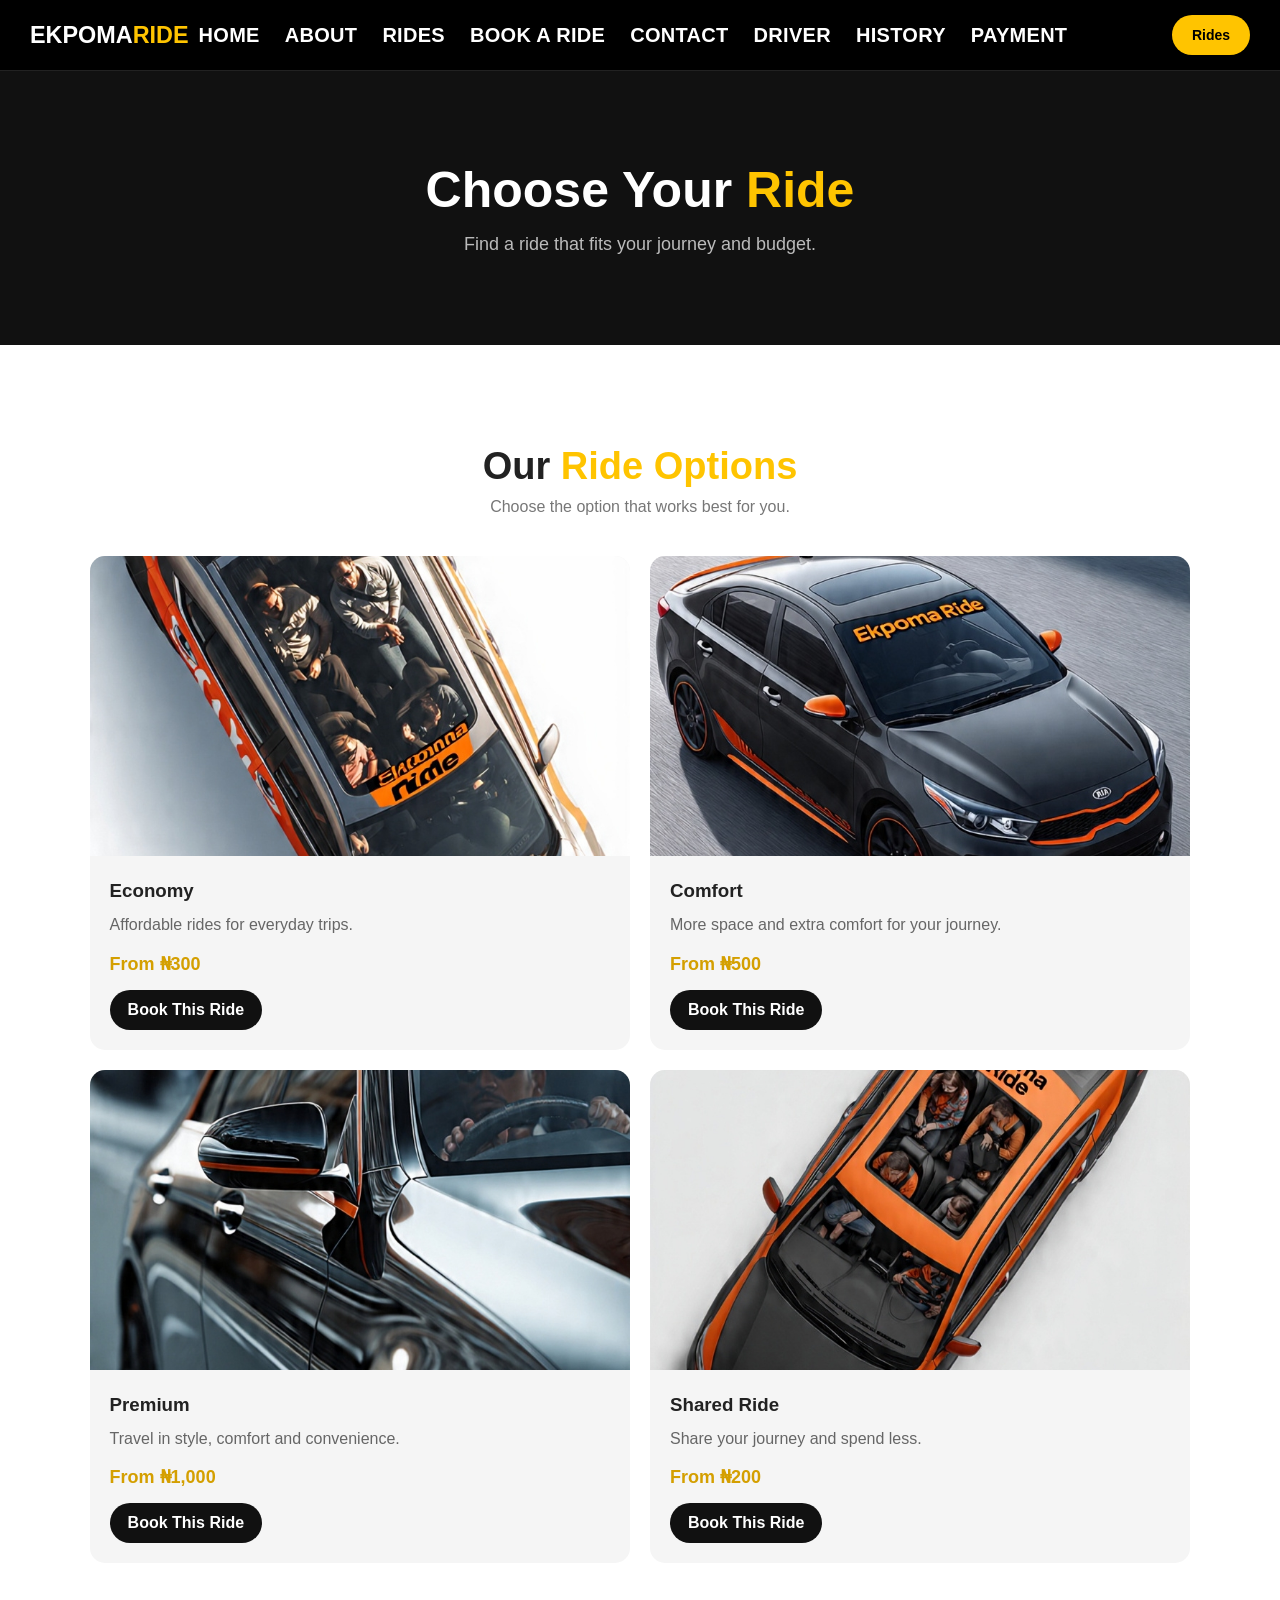
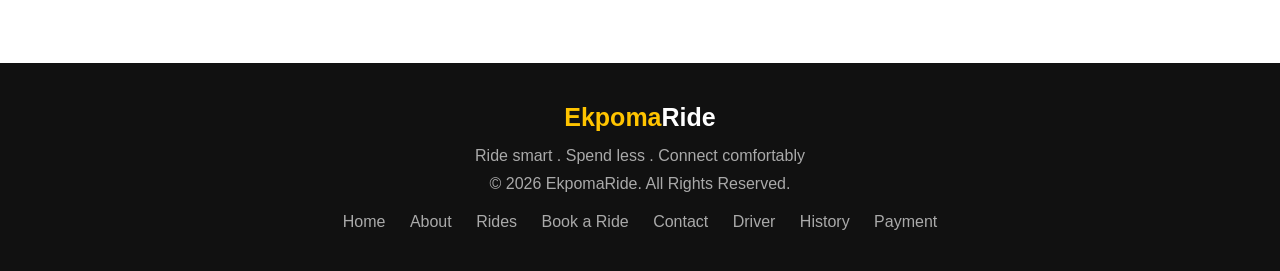
<file: rides.html>
<!DOCTYPE html>
<html lang="en">

<head>

    <meta charset="UTF-8">

    <meta name="viewport"
          content="width=device-width, initial-scale=1.0">

    <title>EkpomaRide | Rides</title>

    <link rel="stylesheet" href="styling.css">

</head>

<body>


    <!-- HEADER -->

    <header>
    <div class="logo">
          <h3 class="logo-text">EKPOMA<span>RIDE</h3>
    </div>
    <button class="menu-btn">☰</button>
    <nav>
        <ul>
            <li><a href="index.html">HOME</a></li>
            <li><a href="about.html">ABOUT</a></li>
            <li><a href="rides.html">RIDES</a></li>
            <li><a href="booking.html">BOOK A RIDE</a></li>
            <li><a href="contact.html">CONTACT</a></li>
            <li><a href="driver.html">DRIVER</a></li>
            <li><a href="history.html">HISTORY</a></li>
            <li><a href="payment.html">PAYMENT</a></li>
        </ul>
        <a href="rides.html" class="header-button">Rides</a>
    </nav>
</header>


    <!-- PAGE HERO -->

    <section class="page-hero">

        <h1>
            Choose Your <span>Ride</span>
        </h1>

        <p>
            Find a ride that fits your journey and budget.
        </p>

    </section>


    <!-- RIDES -->

    <section class="rides">

        <div class="section-title">

            <h2>
                Our <span>Ride Options</span>
            </h2>

            <p>
                Choose the option that works best for you.
            </p>

        </div>


        <div class="ride-container">


            <!-- ECONOMY -->

            <div class="ride-card">

                <img
                    src="/image/economy.jpg"
                    alt="Economy car">

                <div class="ride-info">

                    <h3>
                        Economy
                    </h3>

                    <p>
                        Affordable rides for everyday trips.
                    </p>

                    <div class="ride-price">
                        From ₦300
                    </div>

                    <a href="booking.html"
                       class="ride-button">
                        Book This Ride
                    </a>

                </div>

            </div>


            <!-- COMFORT -->

            <div class="ride-card">

                <img
                    src="/image/comfort.jpg"
                    alt="Comfort car">

                <div class="ride-info">

                    <h3>
                        Comfort
                    </h3>

                    <p>
                        More space and extra comfort
                        for your journey.
                    </p>

                    <div class="ride-price">
                        From ₦500
                    </div>

                    <a href="booking.html"
                       class="ride-button">
                        Book This Ride
                    </a>

                </div>

            </div>


            <!-- PREMIUM -->

            <div class="ride-card">

                <img
                    src="/image/premium.jpg"
                    alt="Premium car">

                <div class="ride-info">

                    <h3>
                        Premium
                    </h3>

                    <p>
                        Travel in style, comfort
                        and convenience.
                    </p>

                    <div class="ride-price">
                        From ₦1,000
                    </div>

                    <a href="booking.html"
                       class="ride-button">
                        Book This Ride
                    </a>

                </div>

            </div>


            <!-- SHARED -->

            <div class="ride-card">

                <img
                src="/image/shared.jpg"
                    alt="Shared ride">

                <div class="ride-info">

                    <h3>
                        Shared Ride
                    </h3>

                    <p>
                        Share your journey and
                        spend less.
                    </p>

                    <div class="ride-price">
                        From ₦200
                    </div>

                    <a href="booking.html"
                       class="ride-button">
                        Book This Ride
                    </a>

                </div>

            </div>

        </div>

    </section>


    <!-- FOOTER -->

    <footer>

        <div class="logo">
            Ekpoma<span>Ride</span>
        </div>

        <p>
            Ride smart . Spend less . Connect comfortably
        </p>

        <p>
            © 2026 EkpomaRide. All Rights Reserved.
        </p>

        <div class="footer-links">

            <a href="index.html">Home</a>
            <a href="about.html">About</a>
            <a href="rides.html">Rides</a>
            <a href="booking.html">Book a Ride</a>
            <a href="contact.html">Contact</a>
            <a href="driver.html">Driver</a>
            <a href="history.html">History</a>
            <a href="payment.html">Payment</a>
            
        </div>

    </footer>
    <script>
  const menuBtn = document.querySelector('.menu-btn');
  const nav = document.querySelector('nav');
  menuBtn.addEventListener('click', () => {
    nav.classList.toggle('show');
  });
</script>


</body>
</html>
</file>
<file: styling.css>
* {
    margin: 0;
    padding: 0;
    box-sizing: border-box;
}

html {
    scroll-behavior: smooth;
}

body {
    font-family: Arial, sans-serif;
    background: #f5f5f5;
    color: #222;
    overflow-x: hidden;
}

/* ===== EKPOMARIDE HEADER - FIXED FOR LAPTOP ===== */
header {
    display: flex;
    flex-direction: row;
    justify-content: flex-start;
    align-items: center;
    padding: 15px 30px;
    gap: 10px;
    background: #000;
    position: sticky;
    top: 0;
    z-index: 1000;
    width: 100%;
    box-sizing: border-box;
    border-bottom: 1px solid #222;
}

header .logo {
    font-size: 20px;
    font-weight: 600;
    color: #fff;
    white-space: nowrap;
}

header .logo span {
    color: #ffc400;
}

/* MENU BUTTON - hidden on laptop */
.menu-btn {
    display: none;
    font-size: 20px;
    background: none;
    border: none;
    color: #fff;
    cursor: pointer;
}

/* NAV - THIS IS WHERE YOUR ERROR WAS */
nav {
    display: flex;
    align-items: center;
    gap: 10px;
    flex: 1;
    justify-content: flex-start;
}

nav ul {
    display: flex;
    align-items: flex-start;
    justify-content: space-evenly;
    list-style: none;
    margin: 0;
    padding: 0;
    gap: 10px; /* Space between HOME ABOUT etc */
}

nav ul li a {
    color: #fff;
    text-decoration: none;
    font-size: 20px;
    font-weight: 600;
    white-space: nowrap; /* FIXES BOOK A RIDE from breaking */
    letter-spacing: 0.3px;
    transition: color 0.3s;
}

nav ul li a:hover {
    color: #ffc400;
}

.header-button {
    background: #ffc400;
    color: #000 !important;
    padding: 8px 18px;
    border-radius: 20px;
    text-decoration: none;
    font-weight: 700;
    font-size: 14px;
    white-space: nowrap;
    margin-left: 10px;
}

/* ===== MOBILE - 900px below ===== */
@media (max-width: 900px) {
    header {
        padding: 15px 20px;
    }
    .menu-btn {
        display: block;
        margin-left: auto;
    }
    nav {
        display: none;
        position: absolute;
        top: 65px;
        left: 0;
        width: 100%;
        background: #111;
        flex-direction: column;
        align-items: flex-start;
        padding: 20px;
        gap: 15px;
    }
    nav.show {
        display: flex;
    }
    nav ul {
        flex-direction: column;
        align-items: flex-start;
        gap: 15px;
        width: 100%;
    }
    nav ul li a {
        font-size: 16px;
    }
}

.logo {
    font-size: 25px;
    font-weight: bold;
    color: #ffc400;
    white-space: nowrap;
    align-items: center;
    gap: 8px;
    flex-shrink: 0;
}
.logo span {
    color: white;
}

nav {
    display: flex;
    justify-content:flex-start;
    align-items: center;
    gap: 20px;
    flex: 1;
}

nav ul {
    display: flex;
    align-items: center;
    list-style: none;
    gap: 25px;
    margin: 0;
    padding: 0;
}

nav a {
    color: white;
    text-decoration: none;
    font-size: 25px;
    font-weight: bold;
    transition: 0.3s;
}
nav a:hover, nav a.active {
    color: #ffc400;
}

.header-button {
    background: #ffc400;
    color: #111;
    padding: 12px 20px;
    border-radius: 25px;
    text-decoration: none;
    font-weight: bold;
    transition: 0.5s;
    margin-left: auto;
}
.header-button:hover {
    background: white;
    color: #111;
}

.menu-btn {
    display: none;
    background: transparent;
    border: none;
    color: white;
    font-size: 20px;
    cursor: pointer;
    padding: 5px;
}

/* =========================
   HERO
========================= */
.hero {
    min-height: 600px;
    background: linear-gradient(rgba(0,0,0,0.65), rgba(0,0,0,0.65)), url("https://images.unsplash.com/photo-1449965408869-eaa3f722e40d?auto=format&fit=crop&w=1600&q=80");
    background-size: cover;
    background-position: center;
    display: flex;
    align-items: center;
    padding: 60px 7%;
}
.hero-content {
    max-width: 650px;
    color: white;
}
.hero-content small {
    color: #ffc400;
    font-size: 18px;
    font-weight: bold;
}
.hero-content h1 {
    font-size: 60px;
    line-height: 1.1;
    margin: 15px 0;
}
.hero-content h1 span {
    color: #ffc400;
}
.hero-content p {
    font-size: 19px;
    line-height: 1.7;
    margin-bottom: 30px;
}
.hero-buttons {
    display: flex;
    gap: 15px;
    flex-wrap: wrap;
}
.primary-btn {
    background: #ffc400;
    color: #111;
    padding: 15px 28px;
    border-radius: 30px;
    text-decoration: none;
    font-weight: bold;
    display: inline-block;
    transition: 0.3s;
}
.primary-btn:hover { background: white; }
.secondary-btn {
    border: 2px solid white;
    color: white;
    padding: 13px 28px;
    border-radius: 30px;
    text-decoration: none;
    font-weight: bold;
    display: inline-block;
    transition: 0.3s;
}
.secondary-btn:hover {
    background: #ffc400;
    color: #111;
    border-color: #ffc400;
}

/* =========================
   PAGE HERO
========================= */
.page-hero {
    background: #111;
    color: white;
    padding: 90px 7%;
    text-align: center;
}
.page-hero h1 { font-size: 50px; margin-bottom: 15px; }
.page-hero h1 span { color: #ffc400; }
.page-hero p { color: #bbb; font-size: 18px; }

/* =========================
   SECTION TITLE
========================= */
.section-title {
    text-align: center;
    margin-bottom: 40px;
}
.section-title h2 { font-size: 38px; margin-bottom: 10px; }
.section-title h2 span { color: #ffc400; }
.section-title p { color: #777; }

/* =========================
   SERVICES
========================= */
.services {
    padding: 80px 7%;
    background: #f3f3f3;
}
.service-container {
    display: grid;
    grid-template-columns: repeat(3, 1fr);
    gap: 25px;
}
.service-card {
    background: white;
    padding: 35px 25px;
    border-radius: 15px;
    text-align: center;
    transition: 0.3s;
}
.service-card:hover {
    transform: translateY(-10px);
    box-shadow: 0 10px 25px rgba(0,0,0,0.1);
}
.service-icon { font-size: 45px; margin-bottom: 15px; }
.service-card h3 { margin-bottom: 12px; }
.service-card p { color: #666; line-height: 1.6; }

/* =========================
   ABOUT
========================= */
.about {
    padding: 50px 7%;
    background: none;
}
.about-container {
    display: flex;
    align-items: center;
    gap: 50px;
}
.about-image { width: 30%; }
.about-image img {
    width: 100%;
    display: block;
    margin: auto;
}
.about-text { width: 50%; }
.about-text h2 { font-size: 40px; margin-bottom: 20px; }
.about-text h2 span { color: #ffc400; }
.about-text p { color: #666; line-height: 1.8; margin-bottom: 15px; }

/* =========================
   RIDES
========================= */
.rides {
    padding: 100px 7%;
    background: white;
    width: 100%;
}
.ride-container {
    display: grid;
    grid-template-columns: repeat(2, 1fr);
    width: 100%;
    gap: 20px;
}
.ride-card {
    background: #f5f5f5;
    border-radius: 15px;
    overflow: hidden;
    transition: 0.3s;
}
.ride-card:hover {
    transform: translateY(-8px);
    box-shadow: 0 10px 25px rgba(0,0,0,0.12);
}
.ride-card img {
    width: 100%;
    height: 300px;
    object-fit: cover;
}
.ride-info { padding: 20px; }
.ride-info h3 { margin-bottom: 10px; }
.ride-info p { color: #666; line-height: 1.6; margin-bottom: 15px; }
.ride-price { color: #d49f00; font-weight: bold; font-size: 18px; margin-bottom: 15px; }
.ride-button {
    display: inline-block;
    background: #111;
    color: white;
    padding: 11px 18px;
    border-radius: 25px;
    text-decoration: none;
    font-weight: bold;
    transition: 0.3s;
}
.ride-button:hover { background: #ffc400; color: #111; }

/* =========================
   WHY US
========================= */
.why-us {
    padding: 80px 7%;
    background: #111;
    color: white;
}
.why-us .section-title p { color: #bbb; }
.why-container {
    display: grid;
    grid-template-columns: repeat(3, 1fr);
    gap: 25px;
}
.why-card { text-align: center; padding: 25px; }
.why-card .number {
    width: 55px; height: 55px;
    margin: auto;
    display: flex;
    align-items: center;
    justify-content: center;
    background: #ffc400;
    color: #111;
    border-radius: 50%;
    font-weight: bold;
    font-size: 20px;
}
.why-card h3 { margin: 20px 0 10px; }
.why-card p { color: #bbb; line-height: 1.6; }

/* =========================
   BOOKING, CONTACT, FOOTER etc (kept same but responsive)
========================= */
.booking-section {
    padding: 80px 7%;
    background: #111;
    color: white;
    min-height: 600px;
}
.booking-box {
    max-width: 1000px;
    margin: auto;
    background: #1d1d1d;
    padding: 35px;
    border-radius: 20px;
}
.booking-intro { text-align: center; margin-bottom: 30px; }
.booking-intro h2 { font-size: 32px; margin-bottom: 10px; }
.booking-intro p { color: #aaa; }
.booking-form {
    display: grid;
    grid-template-columns: repeat(2, 1fr);
    gap: 20px;
}
.input-box label { display: block; margin-bottom: 8px; color: #ddd; }
.input-box input, .input-box select, .input-box textarea {
    width: 100%;
    padding: 15px;
    border: 2px solid transparent;
    border-radius: 8px;
    background: #333;
    color: white;
    outline: none;
    font-family: inherit;
}
.input-box textarea { resize: vertical; }
.input-box input:focus, .input-box select:focus, .input-box textarea:focus { border-color: #ffc400; }
.book-button {
    grid-column: 1 / -1;
    padding: 16px;
    background: #ffc400;
    color: #111;
    border: none;
    border-radius: 30px;
    font-size: 17px;
    font-weight: bold;
    cursor: pointer;
    transition: 0.3s;
}
.book-button:hover { background: white; }

.contact-page { padding: 80px 7%; background: white; }
.contact-container {
    max-width: 1100px;
    margin: auto;
    display: grid;
    grid-template-columns: 1fr 1fr;
    gap: 60px;
}
.contact-info h2 { font-size: 40px; margin-bottom: 20px; }
.contact-info h2 span { color: #ffc400; }
.contact-info > p { color: #666; line-height: 1.7; margin-bottom: 30px; }
.contact-item { display: flex; align-items: center; gap: 20px; margin-bottom: 25px; }
.contact-icon {
    width: 55px; height: 55px;
    display: flex; align-items: center; justify-content: center;
    background: #ffc400; border-radius: 50%; font-size: 23px;
}
.contact-form-box { background: #f3f3f3; padding: 30px; border-radius: 15px; }
.contact-form-box .input-box { margin-bottom: 20px; }
.contact-form-box .book-button { width: 100%; }

.contact { padding: 80px 7%; background: #ffc400; text-align: center; }
.contact h2 { font-size: 40px; margin-bottom: 15px; }
.contact p { margin-bottom: 25px; }
.contact-btn {
    background: #111; color: white;
    padding: 15px 30px; border-radius: 30px;
    text-decoration: none; display: inline-block;
    font-weight: bold; transition: 0.3s;
}
.contact-btn:hover { background: white; color: #111; }

footer {
    background: #111; color: white;
    padding: 40px 7%; text-align: center;
}
footer .logo { margin-bottom: 15px; }
footer p { color: #aaa; margin: 10px 0; }
.footer-links { margin-top: 20px; }
.footer-links a { color: #aaa; text-decoration: none; margin: 0 10px; transition: 0.3s; }
.footer-links a:hover { color: #ffc400; }

/* OTHER PAGES - DRIVER, HISTORY, PAYMENT, ADMIN, FEEDBACK, AUTH */
.driver-section { padding: 80px 7%; background: white; }
.driver-container { max-width: 1100px; margin: auto; display: grid; grid-template-columns: 1fr 1fr; gap: 60px; align-items: center; }
.driver-text h2 { font-size: 40px; margin-bottom: 20px; }
.driver-text h2 span { color: #ffc400; }
.driver-text > p { color: #666; line-height: 1.8; margin-bottom: 30px; }
.driver-benefits { display: flex; flex-direction: column; gap: 20px; }
.driver-benefits div { background: #f5f5f5; padding: 18px; border-radius: 10px; display: flex; align-items: center; gap: 15px; }
.driver-form-box { background: #111; color: white; padding: 35px; border-radius: 20px; }

.history-section { padding: 80px 7%; background: #f5f5f5; min-height: 600px; }
.ekpmap { box-shadow: 0 4px 20px rgba(0, 0, 0, 0.5); border-radius: 10px; overflow: hidden; filter: invert(90%) hue-rotate(180deg); }
.history-container { max-width: 1000px; margin: auto; }
.history-heading { display: flex; justify-content: space-between; align-items: center; margin-bottom: 30px; }
.history-heading h2 { font-size: 35px; }
.history-heading h2 span { color: #ffc400; }
.history-card { background: white; padding: 25px; border-radius: 15px; margin-bottom: 20px; display: flex; align-items: center; gap: 20px; box-shadow: 0 5px 20px rgba(0,0,0,0.05); }
.history-icon { width: 60px; height: 60px; background: #ffc400; border-radius: 50%; display: flex; align-items: center; justify-content: center; font-size: 25px; }
.history-details { flex: 1; }
.history-details h3 { margin-bottom: 7px; }
.history-details p { color: #777; margin-bottom: 7px; }
.history-price { text-align: right; display: flex; flex-direction: column; gap: 8px; }
.history-price strong { font-size: 18px; }
.completed { color: green; font-size: 13px; }
.cancelled { color: red; font-size: 13px; }

.payment-section { padding: 80px 7%; background: #f5f5f5; min-height: 650px; }
.payment-container { max-width: 1000px; margin: auto; display: grid; grid-template-columns: 0.8fr 1.2fr; gap: 30px; }
.payment-summary, .payment-form-box { background: white; padding: 30px; border-radius: 15px; box-shadow: 0 5px 20px rgba(0,0,0,0.06); }
.summary-row { display: flex; justify-content: space-between; padding: 15px 0; border-bottom: 1px solid #eee; }
.summary-row span { color: #777; }
.total-row { display: flex; justify-content: space-between; margin-top: 20px; font-size: 22px; }
.total-row strong { color: #d49f00; }
.payment-options { display: flex; gap: 10px; margin-bottom: 25px; }
.payment-option { flex: 1; border: 2px solid #eee; padding: 15px; border-radius: 10px; cursor: pointer; text-align: center; }
.payment-option:has(input:checked) { border-color: #ffc400; background: #fff8d9; }
.payment-small-inputs { display: grid; grid-template-columns: 1fr 1fr; gap: 15px; margin-top: 20px; }

.admin-body { background: #f3f3f3; }
.admin-header { position: static; }
.admin-title { font-weight: bold; letter-spacing: 2px; }
.admin-dashboard { padding: 50px 7%; min-height: 700px; }
.admin-heading { margin-bottom: 30px; }
.admin-heading h1 { font-size: 40px; }
.admin-stats { display: grid; grid-template-columns: repeat(4, 1fr); gap: 20px; margin-bottom: 30px; }
.stat-card { background: white; padding: 25px; border-radius: 15px; display: flex; align-items: center; gap: 15px; box-shadow: 0 5px 20px rgba(0,0,0,0.05); }
.stat-icon { width: 55px; height: 55px; background: #ffc400; border-radius: 50%; display: flex; align-items: center; justify-content: center; font-size: 23px; }
.admin-content { display: grid; grid-template-columns: 2fr 1fr; gap: 25px; }
.admin-panel { background: white; padding: 25px; border-radius: 15px; margin-bottom: 20px; }
.admin-table-wrapper { overflow-x: auto; }
table { width: 100%; border-collapse: collapse; min-width: 600px; }
th, td { padding: 15px; text-align: left; border-bottom: 1px solid #eee; }
.status { padding: 6px 10px; border-radius: 20px; font-size: 12px; }
.status.completed { background: #dff5e3; color: green; }
.status.pending { background: #fff3cd; color: #946c00; }
.status.cancelled { background: #f8d7da; color: red; }

.feedback-section { padding: 80px 7%; background: #f5f5f5; min-height: 650px; }
.feedback-container { max-width: 700px; margin: auto; background: white; padding: 40px; border-radius: 20px; box-shadow: 0 10px 30px rgba(0,0,0,0.08); }

.auth-section { padding: 60px 5%; min-height: calc(100vh - 160px); display: flex; justify-content: center; align-items: center; background-color: #f8f9fa; }
.auth-wrapper { display: flex; width: 100%; max-width: 1050px; background: #ffffff; border-radius: 12px; overflow: hidden; box-shadow: 0 10px 30px rgba(0, 0, 0, 0.08); }
.auth-image { width: 50%; position: relative; display: flex; align-items: center; justify-content: center; background-color: #111; }
.auth-image img { width: 100%; height: 100%; object-fit: cover; display: block; }
.auth-image-overlay { position: absolute; bottom: 0; left: 0; right: 0; padding: 40px 30px; background: linear-gradient(to top, rgba(0, 0, 0, 0.85), transparent); color: #ffffff; }
.auth-form-container { width: 50%; padding: 45px 40px; display: flex; flex-direction: column; justify-content: center; }
.auth-tabs { display: flex; border-bottom: 2px solid #eef0f2; margin-bottom: 25px; }
.tab-btn { flex: 1; padding: 12px 0; background: none; border: none; font-size: 1rem; font-weight: 600; color: #6c757d; cursor: pointer; border-bottom: 3px solid transparent; }
.tab-btn.active { color: #ff6600; border-bottom-color: #ff6600; }
.auth-form { display: none; flex-direction: column; }
.auth-form.active-form { display: flex; }

/* =========================
   RESPONSIVE - CLEAN & FIXED
========================= */
@media (max-width: 900px) {
    .menu-btn { display: block; }
    nav {
        position: absolute;
        top: 100%; left: 0;
        width: 100%;
        background: #111;
        flex-direction: column;
        align-items: center;
        justify-content: space-between;
        gap: 0;
        padding: 0 5%;
        max-height: 0;
        overflow: hidden;
        transition: max-height 0.4s ease;
    }
    nav.show {
        max-height: 600px;
        padding-top: 20px;
        padding-bottom: 25px;
    }
    nav ul { flex-direction: column; align-items: center; gap: 0; width: 100%; }
    nav ul li { width: 100%; text-align: center; border-bottom: 1px solid #333; }
    nav ul li a { display: block; padding: 15px 0; width: 100%; }
    .header-button { display: block; width: fit-content; margin: 20px auto 0; }
    .hero-content h1 { font-size: 45px; }
    .about-container { flex-direction: column; }
    .about-image, .about-text { width: 100%; }
    .service-container, .ride-container, .why-container { grid-template-columns: 1fr 1fr; }
    .contact-container, .driver-container, .payment-container, .admin-content { grid-template-columns: 1fr; }
    .admin-stats { grid-template-columns: 1fr 1fr; }
}

@media (max-width: 600px) {
    header { padding: 14px 5%; }
    .logo { font-size: 21px; }
    .hero { min-height: 500px; padding: 40px 5%; }
    .hero-content h1 { font-size: 32px; }
    .hero-content p { font-size: 16px; }
    .hero-buttons { flex-direction: column; }
    .page-hero h1 { font-size: 32px; }
    .page-hero { padding: 60px 5%; }
    .services, .rides, .why-us, .about, .contact-page, .booking-section { padding: 50px 5%; }
    .service-container, .ride-container, .why-container, .booking-form { grid-template-columns: 1fr; }
    .ride-card img { height: 220px; }
    .booking-box { padding: 20px; }
    .admin-stats { grid-template-columns: 1fr; }
    .auth-wrapper { flex-direction: column; max-width: 500px; }
    .auth-image { display: none; }
    .auth-form-container { width: 100%; padding: 25px 20px; }
}


/* =========================
   BOOKING PAGE - EXTRA MOBILE FIX
========================= */
@media (max-width: 900px) {
  .booking-section {
    padding: 40px 5% !important;
  }
  
  .booking-box {
    padding: 25px 20px !important;
    width: 100% !important;
    max-width: 100% !important;
  }

  .booking-form {
    grid-template-columns: 1fr !important;
    gap: 15px !important;
  }

  .input-box {
    width: 100% !important;
  }

  .input-box input,
  .input-box select,
  .input-box textarea {
    width: 100% !important;
    font-size: 16px !important; /* Prevents zoom on iPhone */
  }

  .book-button {
    width: 100% !important;
  }
}

@media (max-width: 500px) {
  .booking-intro h2 {
    font-size: 24px !important;
  }
  
  .booking-intro p {
    font-size: 14px !important;
  }
}

/* Full width map fix */
.full-map-box {
    grid-column: 1 / -1;
    width: 100%;
}
.full-map-box h4 {
    color: #ffc400;
    font-size: 14px;
    margin-bottom: 5px;
}
.ekpmap-full {
    width: 100%;
    margin-top: 8px;
    border-radius: 12px;
    overflow: hidden;
    border: 1px solid #333;
}
.ekpmap-full iframe {
    width: 100% !important;
    height: 350px !important;
    border: 0 !important;
    display: block;
}
@media (max-width: 600px) {
    .ekpmap-full iframe { height: 230px !important; }
}
</file>
